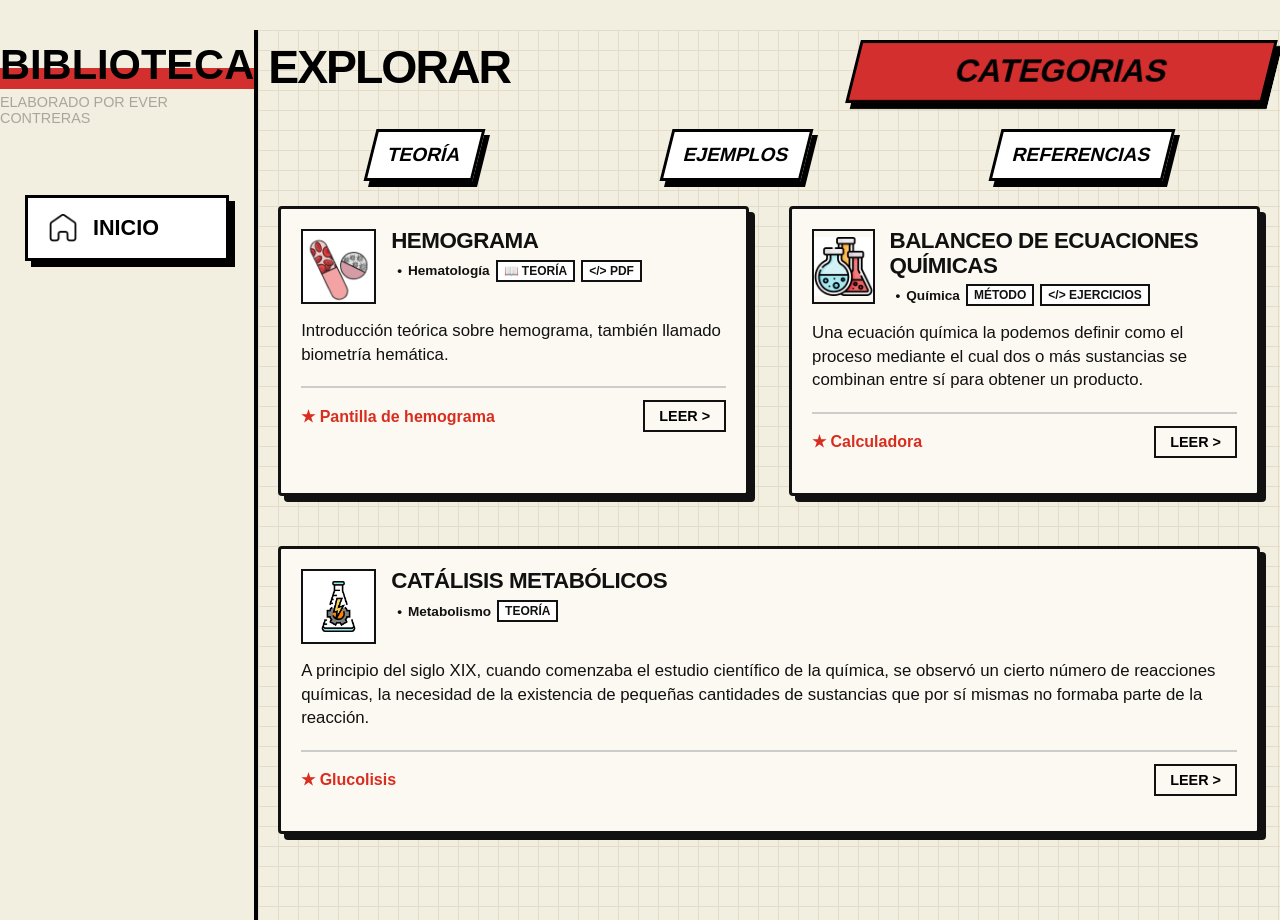
<file: index.html>
<!DOCTYPE html>
<html lang="es">
<head>
    <meta charset="UTF-8">
    <meta name="viewport" content="width=device-width, initial-scale=1.0">
    <title>Biblioteca</title>
    <link rel="stylesheet" href="css/index.css">
</head>
<body>
    <div class="grid">
        <header class="header">
            <h1 class="titulo">Biblioteca</h1>
            <p>Elaborado por Ever Contreras</p>
        </header>
        <nav class="aside">
            <div class="navegacion-inicial">
                <button type="button" class="nav-inicial" onclick="window.location.href='index.html'">
                    <img src="imagenes/logo-inicio.png" alt="inicio">
                    <h2>Inicio</h2>
                </button>

                 <!--<button type="button" class="nav-inicial">
                    <img src="imagenes/logo-tema.png" alt="inicio">
                    <h2>Temas</h2>
                </button>
                <button type="button" class="nav-inicial">
                    <img src="imagenes/logo-recurso.png" alt="inicio">
                    <h2>Recursos</h2>
                </button> -->
            </div>
            <!--<div class="usuario">
                <img src="imagenes/logo-usuario.png" alt="inicio">
                <h2>Usuario</h2>
                <p>Lorem ipsum dolor sit amet.</p>
            </div> -->
        </nav>

        <nav class="navegacion-temas">
            <div class="lista">
                <h2>Explorar</h2>
                <button type="button" class="botonlista"id="categorias">Categorias</button>
            </div>
            <div class="nav-temas">
                <!-- <button type="button" class="navmain">Todos</button> -->
                <button type="button" class="navmain">Teoría</button>
                <!-- <button type="button" class="navmain">Prácticas</button> -->
                <button type="button" class="navmain" onclick="window.location.href='ejemplos.html'">Ejemplos</button>
                <button type="button" class="navmain" onclick="window.location.href='referencias.html'">Referencias</button>
            </div>
        </nav>

        <main class="main">
            <!--Contenido main-->
            <article class="contenido1">
                <div class="tarjeta-superior">
                    <div class="tarjeta-icono">
                        <img src="imagenes/logo-hemograma.jpg" alt="logo hemograma">
                    </div>
                    <div class="tarjeta-textos">
                        <h2>Hemograma</h2>
                        <div class="tarjeta-meta">
                            <span></span> • <span>Hematología</span>
                            <span class="etiqueta custom">📖 TEORÍA</span>
                            <span class="etiqueta codigo">&lt;/&gt; PDF</span>
                        </div>
                    </div>
                </div>
                <p class="tarjeta-descripcion">
                    Introducción teórica sobre hemograma, también llamado biometría hemática.
                </p>
                <div class="tarjeta-inferior">
                    <div class="tarjeta-stats">
                        <span>★ Pantilla de hemograma</span>
                        <span></span>
                    </div>
                    <button type="button" class="boton-leer" onclick="window.location.href='hemograma.html'">LEER &gt;</button>
                </div>
            </article>

            <article class="contenido2">
                <div class="tarjeta-superior">
                    <div class="tarjeta-icono">
                        <img src="imagenes/logo-ecuacion.jpg" alt="logo balanceo">
                    </div>
                    <div class="tarjeta-textos">
                        <h2>Balanceo de Ecuaciones Químicas</h2>
                        <div class="tarjeta-meta">
                            <span></span> • <span>Química</span>
                            <span class="etiqueta custom">MÉTODO</span>
                            <span class="etiqueta codigo">&lt;/&gt; EJERCICIOS</span>
                        </div>
                    </div>
                </div>
                <p class="tarjeta-descripcion">
                    Una ecuación química la podemos definir como el proceso mediante el cual dos o más sustancias se combinan entre sí para obtener un producto.
                </p>
                <div class="tarjeta-inferior">
                    <div class="tarjeta-stats">
                        <span>★ Calculadora</span>
                        <span></span>
                    </div>
                    <button type="button" class="boton-leer" onclick="window.location.href='balanceo.html'">LEER &gt;</button>
                </div>
            </article>

            <article class="contenido3">
                <div class="tarjeta-superior">
                    <div class="tarjeta-icono">
                        <img src="imagenes/logo-catalísis.jpg" alt="logo catalisis">
                    </div>
                    <div class="tarjeta-textos">
                        <h2>Catálisis Metabólicos</h2>
                        <div class="tarjeta-meta">
                            <span></span> • <span>Metabolismo</span>
                            <span class="etiqueta custom">TEORÍA</span>
                        </div>
                    </div>
                </div>
                <p class="tarjeta-descripcion">
                    A principio del siglo XIX, cuando comenzaba el estudio científico de la química, se observó un cierto número de reacciones químicas, la necesidad de la existencia de pequeñas cantidades de sustancias que por sí mismas no formaba parte de la reacción.
                </p>
                <div class="tarjeta-inferior">
                    <div class="tarjeta-stats">
                        <span>★ Glucolisis</span>
                        <span></span>
                    </div>
                    <button type="button" class="boton-leer" onclick="window.location.href='glucolisis.html'">LEER &gt;</button>
                </div>
            </article>

            <!-- <article class="contenido4">
                <div class="tarjeta-superior">
                    <div class="tarjeta-icono">
                        <img src="imagenes/logo-web.jpg" alt="logo desarrollo web">
                    </div>
                    <div class="tarjeta-textos">
                        <h2>Desarrollo Web</h2>
                        <div class="tarjeta-meta">
                            <span></span> • <span>Programación</span>
                            <span class="etiqueta custom">FRONTEND</span>
                            <span class="etiqueta codigo">&lt;/&gt; BACKEND</span>
                        </div>
                    </div>
                </div>
                <p class="tarjeta-descripcion">
                    El desarrollo de webs se conforma de la capa de presentación FrontEnd y una capa de acceso de datos BackEnd.
                </p>
                <div class="tarjeta-inferior">
                    <div class="tarjeta-stats">
                        <span>★ JavaScript</span>
                        <span></span>
                    </div>
                    <button type="button" class="boton-leer">LEER &gt;</button>
                </div>
            </article> -->

            <!-- <article class="tarjeta">
                <div class="tarjeta-superior">
                    <div class="tarjeta-icono">
                        <img src="imagenes/logo-leucocito.jpg" alt="logo leucocitos">
                    </div>
                    <div class="tarjeta-textos">
                        <h2>Leucocitos</h2>
                        <div class="tarjeta-meta">
                            <span></span> • <span>Serie Blanca</span>
                            <span class="etiqueta custom">MORFOLOGÍA</span>
                        </div>
                    </div>
                </div>
                <p class="tarjeta-descripcion">
                    Estudio de los glóbulos blancos, su función principal en el sistema inmunitario y sus variaciones en distintas patologías.
                </p>
                <div class="tarjeta-inferior">
                    <div class="tarjeta-stats">
                        <span></span>
                        <span></span>
                    </div>
                    <button type="button" class="boton-leer">LEER &gt;</button>
                </div>
            </article> -->

        </main>
        <footer class="footer"></footer>
    </div>
</body>
</html>
</file>
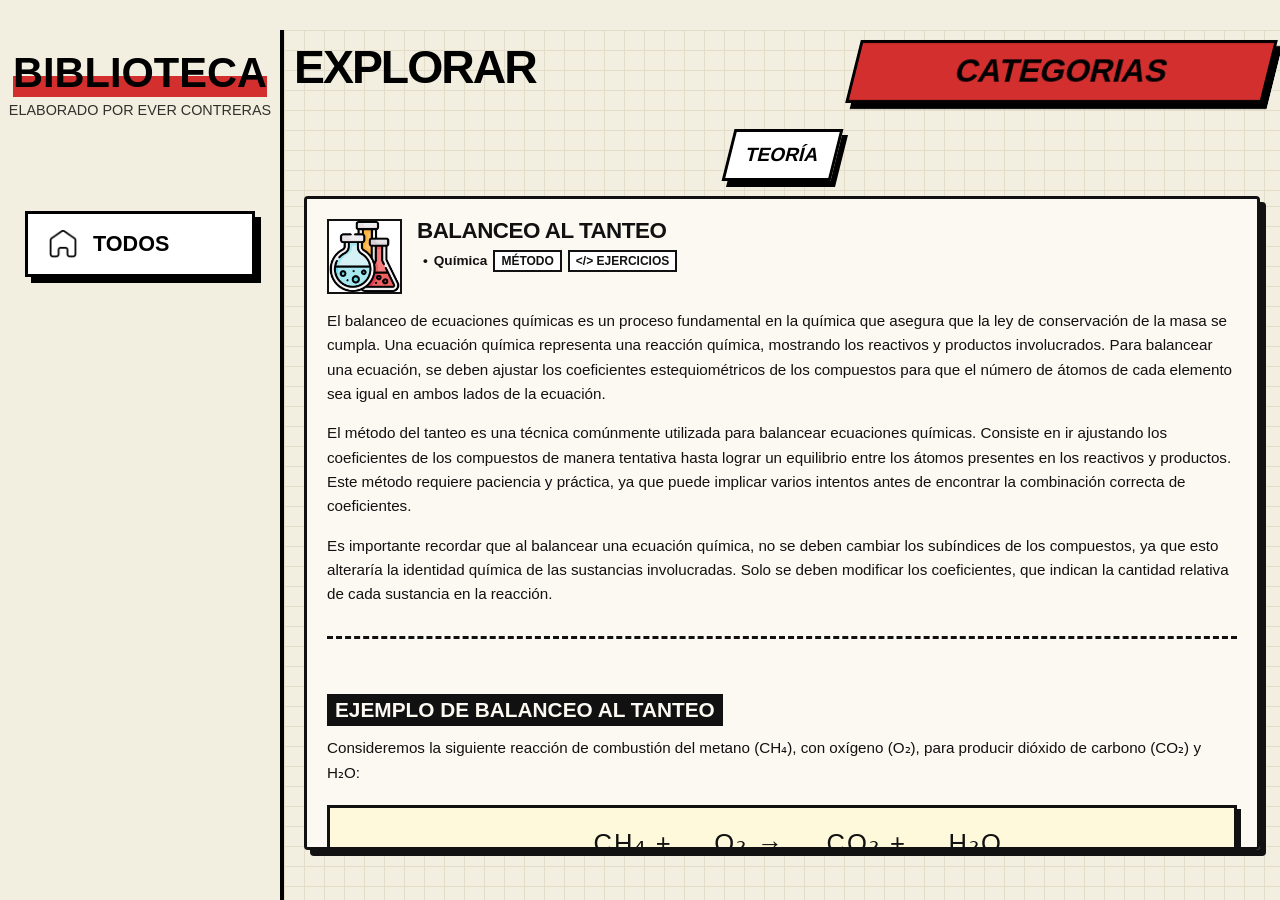
<file: balanceo.html>
<!DOCTYPE html>
<html lang="es">
<head>
    <meta charset="UTF-8">
    <meta name="viewport" content="width=device-width, initial-scale=1.0">
    <title>Biblioteca</title>
    <link rel="stylesheet" href="css/balanceo.css">
</head>
<body>
    <div class="grid">
        <header class="header">
            <h1 class="titulo">Biblioteca</h1>
            <p>Elaborado por Ever Contreras</p>
        </header>
        <nav class="aside">
            <div class="navegacion-inicial">
                <button type="button" class="nav-inicial" onclick="window.location.href='index.html'">
                    <img src="imagenes/logo-inicio.png" alt="inicio">
                    <h2>Todos</h2>
                </button>
                <!-- <button type="button" class="nav-inicial">
                    <img src="imagenes/logo-tema.png" alt="inicio">
                    <h2>Temas</h2>
                </button>
                <button type="button" class="nav-inicial">
                    <img src="imagenes/logo-recurso.png" alt="inicio">
                    <h2>Recursos</h2>
                </button> -->
            </div>
            <!-- <div class="usuario">
                <img src="imagenes/logo-usuario.png" alt="inicio">
                <h2>Usuario</h2>
                <p>Lorem ipsum dolor sit amet.</p>
            </div> -->
        </nav>
        <nav class="navegacion-temas">
            <div class="lista">
                <h2>Explorar</h2>
                <button type="button" class="botonlista"id="categorias">Categorias</button>
            </div>
            <div class="nav-temas">
                <!-- <button type="button" class="navmain" onclick="window.location.href='balanceo.html'">Inicio</button> -->
                <button type="button" class="navmain" onclick="window.location.href='balanceo.html'">Teoría</button>
                <!-- <button type="button" class="navmain">Prácticas</button> -->
                <!-- <button type="button" class="navmain" onclick="window.location.href='ejemplos.html'">Ejemplos</button> -->
                <!-- <button type="button" class="navmain" onclick="window.location.href='referencias.html'">Referencias</button> -->
            </div>
        </nav>
        <main class="main">
            <!--Contenido main-->
            <article class="contenido1">
                <!-- Cabecera de la tarjeta -->
                <div class="tarjeta-superior">
                    <div class="tarjeta-icono">
                        <img src="imagenes/logo-ecuacion.jpg" alt="logo balanceo">
                    </div>
                    <div class="tarjeta-textos">
                        <h2>Balanceo al Tanteo</h2>
                        <div class="tarjeta-meta">
                            <span></span> • <span>Química</span>
                            <span class="etiqueta custom">MÉTODO</span>
                            <span class="etiqueta codigo">&lt;/&gt; EJERCICIOS</span>
                        </div>
                    </div>
                </div>

                <!-- Contenido interno de la tarjeta -->
                <div class="tarjeta-contenido-interno">
                    
                    <p class="tarjeta-descripcion">
                        El balanceo de ecuaciones químicas es un proceso fundamental en la química que asegura que la ley de conservación de la masa se cumpla. Una ecuación química representa una reacción química, mostrando los reactivos y productos involucrados. Para balancear una ecuación, se deben ajustar los coeficientes estequiométricos de los compuestos para que el número de átomos de cada elemento sea igual en ambos lados de la ecuación.
                    </p>
                    <p>
                        El método del tanteo es una técnica comúnmente utilizada para balancear ecuaciones químicas. Consiste en ir ajustando los coeficientes de los compuestos de manera tentativa hasta lograr un equilibrio entre los átomos presentes en los reactivos y productos. Este método requiere paciencia y práctica, ya que puede implicar varios intentos antes de encontrar la combinación correcta de coeficientes.
                    </p>
                    <p>
                        Es importante recordar que al balancear una ecuación química, no se deben cambiar los subíndices de los compuestos, ya que esto alteraría la identidad química de las sustancias involucradas. Solo se deben modificar los coeficientes, que indican la cantidad relativa de cada sustancia en la reacción.
                    </p>

                    <hr class="divisor-neo">

                    <h3>Ejemplo de balanceo al tanteo</h3>
                    <p>Consideremos la siguiente reacción de combustión del metano (CH₄), con oxígeno (O₂), para producir dióxido de carbono (CO₂) y H₂O:</p>
                    
                    <div class="caja-ejemplo-ecuacion">
                        __CH₄ + __O₂ → __CO₂ + __H₂O
                    </div>
                    
                    <p>Para balancearla, seguimos los siguientes pasos:</p>
                    <ol class="lista-neo">
                        <li>Balanceamos primeramente los Metales, luego los no metales y por último los gases.</li>
                        <li>Podemos observar que del lado izquierdo tenemos dos átomos de hidrógeno en los productos y cuatro átomos de hidrógeno en los reactivos, por lo tanto modificamos el coeficiente del H₂O para que sea igual al de los reactivos.</li>
                        <li>Ahora que ya están balanceados los átomos de hidrógeno, procedemos a balancear los átomos de oxígeno, en este caso en los productos tenemos cuatro átomos de oxígeno y en los reactivos tenemos dos átomos de oxígeno, por lo tanto modificamos el coeficiente del O₂ para que sea igual al de los productos.</li>
                    </ol>
                    
                    <p>El resultado balanceado sería:</p>
                    <div class="caja-ejemplo-ecuacion exitoso">
                        CH₄ + 2O₂ → CO₂ + 2H₂O
                    </div>

                    <div class="contenedor-boton-plantilla" style="margin-top: 30px;">
                        <a href="ejercicio-balanceo.html" class="boton-plantilla">Ejercicios de práctica al tanteo</a>
                    </div>

                </div>
            </article>
        </main>
        <footer class="footer"></footer>
    </div>
</body>
</html>
</file>
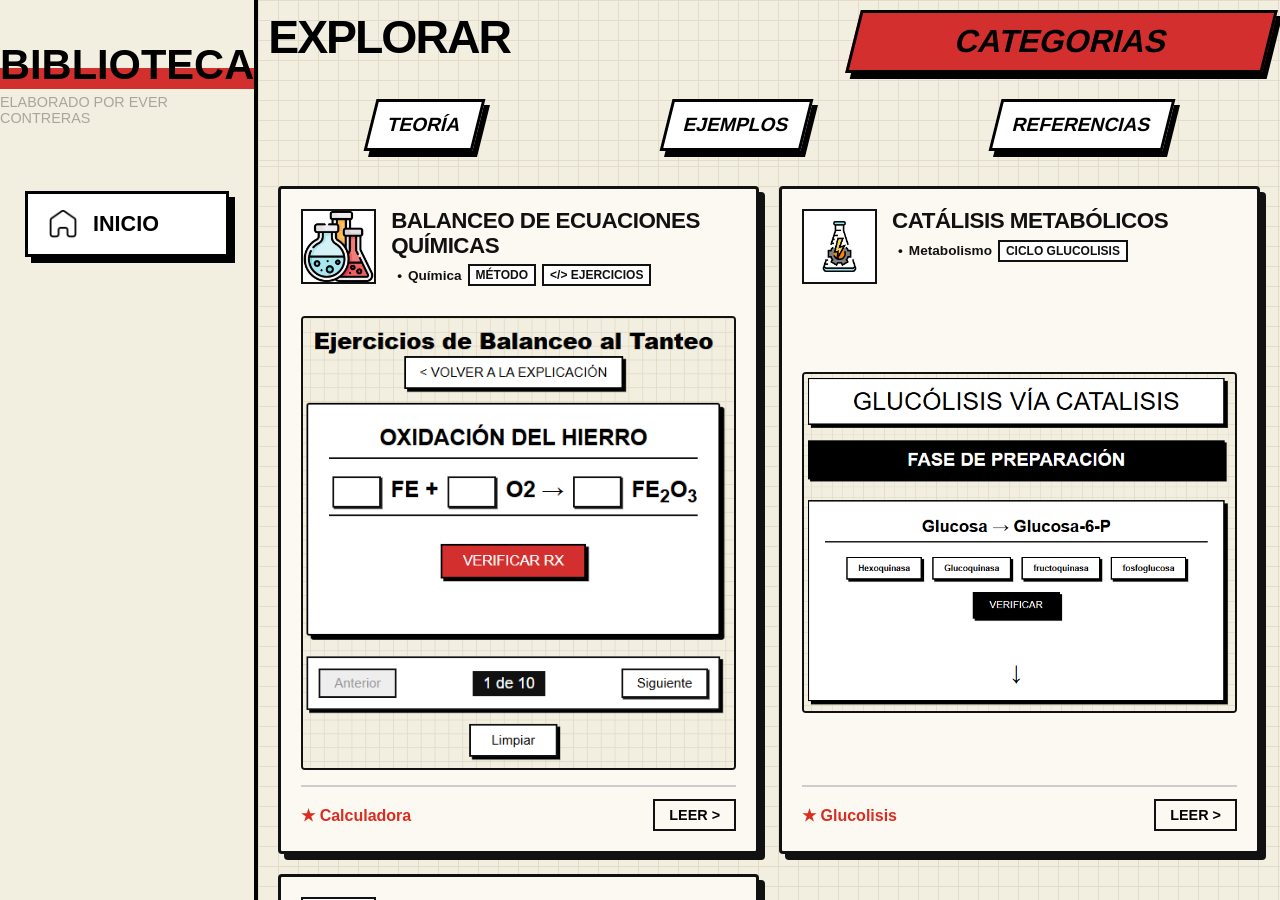
<file: ejemplos.html>
<!DOCTYPE html>
<html lang="es">
<head>
    <meta charset="UTF-8">
    <meta name="viewport" content="width=device-width, initial-scale=1.0">
    <title>Ejemplos Practicos</title>
    <link rel="stylesheet" href="css/ejemplos.css">
</head>
<body>
    <div class="grid">
        <header class="header">
            <h1 class="titulo">Biblioteca</h1>
            <p>Elaborado por Ever Contreras</p>
        </header>
        <nav class="aside">
            <div class="navegacion-inicial">
                <button type="button" class="nav-inicial" onclick="window.location.href='index.html'">
                    <img src="imagenes/logo-inicio.png" alt="inicio">
                    <h2>Inicio</h2>
                </button>

                 <!--<button type="button" class="nav-inicial">
                    <img src="imagenes/logo-tema.png" alt="inicio">
                    <h2>Temas</h2>
                </button>
                <button type="button" class="nav-inicial">
                    <img src="imagenes/logo-recurso.png" alt="inicio">
                    <h2>Recursos</h2>
                </button> -->
            </div>
            <!--<div class="usuario">
                <img src="imagenes/logo-usuario.png" alt="inicio">
                <h2>Usuario</h2>
                <p>Lorem ipsum dolor sit amet.</p>
            </div> -->
        </nav>

        <nav class="navegacion-temas">
            <div class="lista">
                <h2>Explorar</h2>
                <button type="button" class="botonlista"id="categorias">Categorias</button>
            </div>
            <div class="nav-temas">
                <!-- <button type="button" class="navmain">Todos</button> -->
                <button type="button" class="navmain" onclick="window.location.href='index.html'">Teoría</button>
                <!-- <button type="button" class="navmain">Prácticas</button> -->
                <button type="button" class="navmain" onclick="window.location.href='ejemplo.html'">Ejemplos</button>
                <button type="button" class="navmain" onclick="window.location.href='referencias.html'">Referencias</button>
            </div>
        </nav>

        <main class="main">
            <!--Contenido main-->
            <!-- <article class="contenido1">
                <div class="tarjeta-superior">
                    <div class="tarjeta-icono">
                        <img src="imagenes/logo-hemograma.jpg" alt="logo hemograma">
                    </div>
                    <div class="tarjeta-textos">
                        <h2>Hemograma</h2>
                        <div class="tarjeta-meta">
                            <span></span> • <span>Hematología</span>
                            <span class="etiqueta custom">📖 TEORÍA</span>
                            <span class="etiqueta codigo">&lt;/&gt; PDF</span>
                        </div>
                    </div>
                </div>
                <p class="tarjeta-descripcion">
                    Introducción teórica sobre hemograma, también llamado biometría hemática.
                </p>
                <div class="tarjeta-inferior">
                    <div class="tarjeta-stats">
                        <span>★ Pantilla de hemograma</span>
                        <span></span>
                    </div>
                    <button type="button" class="boton-leer" onclick="window.location.href='hemograma.html'">LEER &gt;</button>
                </div>
            </article> -->

            <article class="contenido2">
                <div class="tarjeta-superior">
                    <div class="tarjeta-icono">
                        <img src="imagenes/logo-ecuacion.jpg" alt="logo balanceo">
                    </div>
                    <div class="tarjeta-textos">
                        <h2>Balanceo de Ecuaciones Químicas</h2>
                        <div class="tarjeta-meta">
                            <span></span> • <span>Química</span>
                            <span class="etiqueta custom">MÉTODO</span>
                            <span class="etiqueta codigo">&lt;/&gt; EJERCICIOS</span>
                        </div>
                    </div>
                </div>
                <!-- <p class="tarjeta-descripcion">
                    Una ecuación química la podemos definir como el proceso mediante el cual dos o más sustancias se combinan entre sí para obtener un producto.
                </p> -->

                <div class="ciclo-img">
                    <img src="imagenes/ecuación.png" alt="Ecuación">
                </div>

                <div class="tarjeta-inferior">
                    <div class="tarjeta-stats">
                        <span>★ Calculadora</span>
                        <span></span>
                    </div>
                    <button type="button" class="boton-leer" onclick="window.location.href='ejercicio-balanceo.html'">LEER &gt;</button>
                </div>
            </article>

            <article class="contenido3">
                <div class="tarjeta-superior">
                    <div class="tarjeta-icono">
                        <img src="imagenes/logo-catalísis.jpg" alt="logo catalisis">
                    </div>
                    <div class="tarjeta-textos">
                        <h2>Catálisis Metabólicos</h2>
                        <div class="tarjeta-meta">
                            <span></span> • <span>Metabolismo</span>
                            <span class="etiqueta custom">Ciclo Glucolisis</span>
                        </div>
                    </div>
                </div>
                <!-- <p class="tarjeta-descripcion">
                    A principio del siglo XIX, cuando comenzaba el estudio científico de la química, se observó un cierto número de reacciones químicas, la necesidad de la existencia de pequeñas cantidades de sustancias que por sí mismas no formaba parte de la reacción.
                </p> -->

                <div class="ciclo-img">
                    <img src="imagenes/glucolisis.png" alt="ciclo de glucolisis">
                </div>
                <div class="tarjeta-inferior">
                    <div class="tarjeta-stats">
                        <span>★ Glucolisis</span>
                        <span></span>
                    </div>
                    <button type="button" class="boton-leer" onclick="window.location.href='glucolisis.html'">LEER &gt;</button>
                </div>
            </article>

            <article class="contenido4">
                <div class="tarjeta-superior">
                    <div class="tarjeta-icono">
                        <img src="imagenes/logo-web.jpg" alt="logo desarrollo web">
                    </div>
                    <div class="tarjeta-textos">
                        <h2>Hemograma</h2>
                        <!-- <div class="tarjeta-meta">
                            <span></span> • <span>Programación</span>
                            <span class="etiqueta custom">FRONTEND</span>
                            <span class="etiqueta codigo">&lt;/&gt; BACKEND</span>
                        </div> -->
                    </div>
                </div>
                <!-- <p class="tarjeta-descripcion">
                    El desarrollo de webs se conforma de la capa de presentación FrontEnd y una capa de acceso de datos BackEnd.
                </p> -->

                <div class="ciclo-img">
                    <img src="imagenes/hemato.png" alt="ciclo de glucolisis">
                </div>

                <div class="tarjeta-inferior">
                    <div class="tarjeta-stats">
                        <span>★ Hemograma</span>
                        <span></span>
                    </div>

                    <button type="button" class="boton-leer" onclick="window.location.href='plantilla.html'">LEER &gt;</button>
                </div>
            </article>

            <!-- <article class="tarjeta">
                <div class="tarjeta-superior">
                    <div class="tarjeta-icono">
                        <img src="imagenes/logo-leucocito.jpg" alt="logo leucocitos">
                    </div>
                    <div class="tarjeta-textos">
                        <h2>Leucocitos</h2>
                        <div class="tarjeta-meta">
                            <span></span> • <span>Serie Blanca</span>
                            <span class="etiqueta custom">MORFOLOGÍA</span>
                        </div>
                    </div>
                </div>
                <p class="tarjeta-descripcion">
                    Estudio de los glóbulos blancos, su función principal en el sistema inmunitario y sus variaciones en distintas patologías.
                </p>
                <div class="tarjeta-inferior">
                    <div class="tarjeta-stats">
                        <span></span>
                        <span></span>
                    </div>
                    <button type="button" class="boton-leer">LEER &gt;</button>
                </div>
            </article> -->

        </main>
        <footer class="footer"></footer>
    </div>
</body>
</html>
</file>
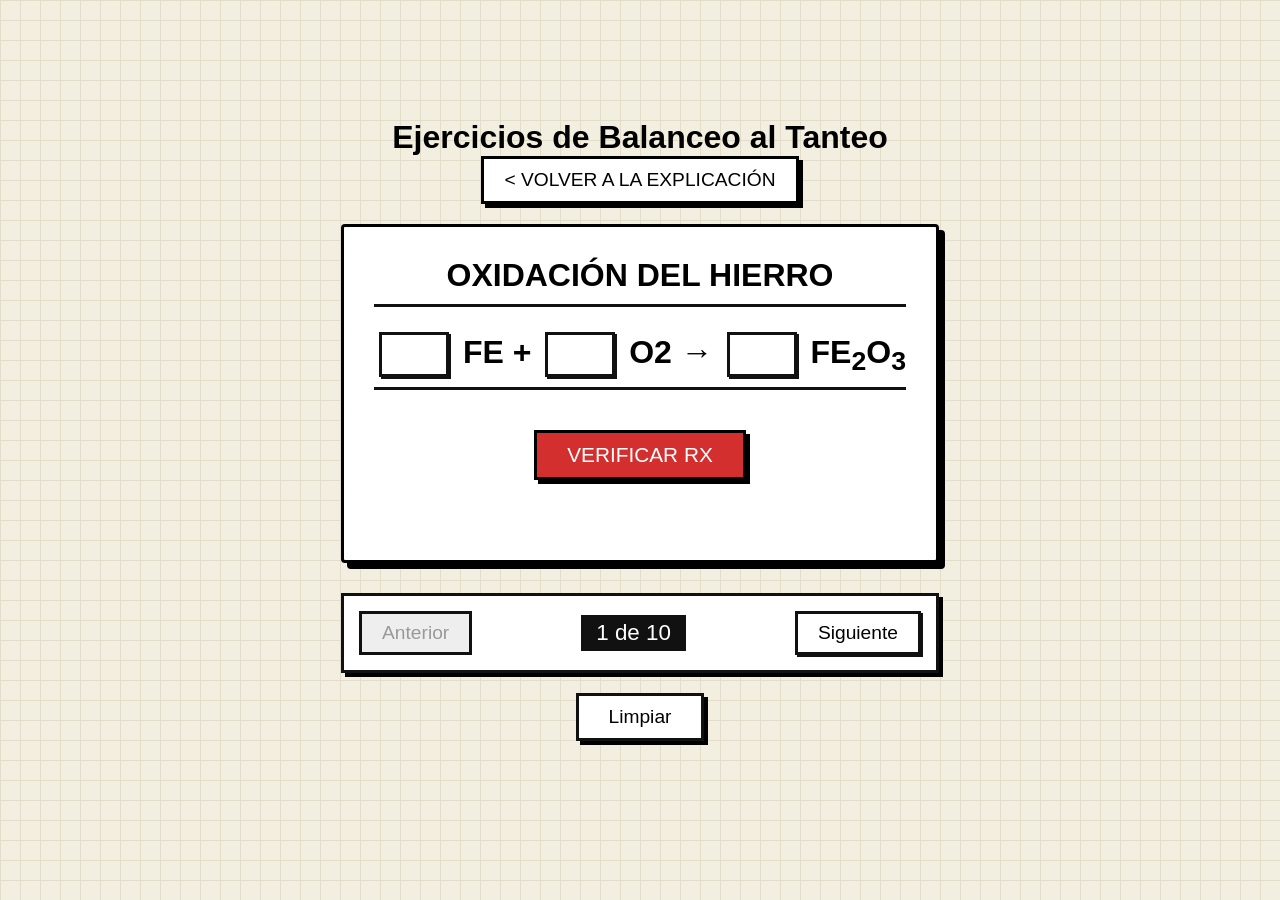
<file: ejercicio-balanceo.html>
<!DOCTYPE html>
<html lang="es">
<head>
    <meta charset="UTF-8">
    <meta name="viewport" content="width=device-width, initial-scale=1.0">
    <title>Ejercicios de Balanceo al Tanteo</title>
    <link rel="stylesheet" href="css/estiloE.css">
</head>
<body>
    <header>
        <h1><strong>Ejercicios de Balanceo al Tanteo</strong></h1>
    </header>
    <!-- Enlace para volver -->
    <div class="contenedor-volver">
        <a href="balanceo.html" class="boton-volver">&lt; Volver a la explicación</a>
    </div>
    
    <main>
        <div class="ejercicioContenedor">

            <form id="formulario-balanceo"> 
                <div class="tarjeta-ejercicio activa">
                    <h2>Oxidación del Hierro</h2>
                    <div class="Formula1">
                    <h2>
                       <input type="number" id="coeficiente1" name="coeficiente1" min="0"> Fe +
                       <input type="number" id="coeficiente2" name="coeficiente2" min="0"> O2 → 
                       <input type="number" id="coeficiente3" name="coeficiente3" min="0"> Fe<sub>2</sub>O<sub>3</sub>
                    </h2>
                    <button type="button" id="verificar">Verificar Rx</button><br>
                    <div id="resultado"></div>
                </div>
                </div>

                <div class="tarjeta-ejercicio">
                    <h2>Formación de Agua</h2>
                    <div class="Formula2">
                    <h2>
                        <input type="number" id="coeficiente4" name="coeficiente4" min="0"> H<sub>2</sub>+
                        <input type="number" id="coeficiente5" name="coeficiente5" min="0"> O<sub>2</sub> ↔
                        <input type="number" id="coeficiente6" name="coeficiente6" min="0"> H<sub>2</sub>O
                    </h2>
                    <button type="button" id="verificar2">Verificar Rx</button><br>
                    <div id="resultado2"></div>
                </div>
                </div>                
                    
                <div class="tarjeta-ejercicio">
                    <h2>Reacción de Cinc y Ácido Clorhídrico</h2>
                    <div class="Formula3">
                    <h2>
                        <input type="number" id="coeficiente7", name="coeficiente7", min="0">Zn +
                        <input type="number", id="coeficiente8", name="coeficiente8", min="0">HCl → 
                        <input type="number", id="coeficiente9", name="coeficiente9", min="0">ZnCl<sub>2</sub> +
                        <input type="number", id="coeficiente10", name="coeficiente10", min="0">H<sub>2</sub>
                    </h2>
                    <button type="button", id="verificar3">Verificar Rx</button><br>
                    <div id="resultado3"></div>
                </div>
                </div>

                <div class="tarjeta-ejercicio">
                    <h2></h2>
                    <div class="Formula4">
                        <h2>
                            <input type="number" id="coeficiente11" name="coeficiente11" min="0">HCL +
                            <input type="number" id="coeficiente12" name="coeficiente12" min="0">Ca(OH)<sub>2</sub> → 
                            <input type="number" id="coeficiente13" name="coeficiente13" min="0">CaCl<sub>2</sub> +
                            <input type="number" id="coeficiente14" name="coeficiente14" min="0">H<sub>2</sub>O
                        </h2>
                        <button type="button" id="verificar4">Verificar Rx</button><br>
                        <div id="resultado4"></div>
                    </div>
                </div>

                <div class="tarjeta-ejercicio">
                    <h2></h2>
                    <div class="Formula5">
                        <h2>
                            <input type="number" id="coeficiente15" name="coeficiente15" min="0">Al<sub>2</sub>O<sub>3</sub> +
                            <input type="number" id="coeficiente16" name="coeficiente16" min="0">H<sub>2</sub>SO<sub>4</sub> → 
                            <input type="number" id="coeficiente17" name="coeficiente17" min="0">Al<sub>2</sub>(SO<sub>4</sub>)<sub>3</sub> +
                            <input type="number" id="coeficiente18" name="coeficiente18" min="0"> H<sub>2</sub>O
                        </h2>
                        <button type="button" id="verificar5">Verificar Rx</button>
                        <div id="resultado5"></div>
                    </div>
                </div>
                
                <div class="tarjeta-ejercicio">
                    <h2></h2>
                    <div class="Formula6">
                        <h2>
                        <input type="number" id="coeficiente19" name="coeficiente19" min="0">P +
                        <input type="number" id="coeficiente20" name="coeficiente20" min="0">O<sub>2</sub> → 
                        <input type="number" id="coeficiente21" name="coeficiente21" min="0">P<sub>2</sub>O<sub>3</sub>
                        </h2>
                        <button type="button" id="verificar6">Verificar Rx</button>
                        <div id="resultado6"></div>
                    </div>
                </div>

                <div class="tarjeta-ejercicio">
                    <h2></h2>
                    <div class="Formula7">
                        <h2>
                            <input type="number" id="coeficiente22" name="coeficiente22" min="0">Na +
                            <input type="number" id="coeficiente23" name="coeficiente23" min="0">H<sub>2</sub>O →
                            <input type="number" id="coeficiente24" name="coeficiente24" min="0">NaOH +
                            <input type="number" id="coeficiente25" min="0"> H<sub>2</sub> 
                        </h2>
                        <button type="buttone" id="verificar7">Verificar Rx</button>
                        <div id="resultado7"></div>
                    </div>
                </div>

                <div class="tarjeta-ejercicio">
                    <h2></h2>
                    <div class="Formula8">
                        <h2>
                            <input type="number" id="coeficiente26" name="coeficiente26" min="0">KClO<sub>3</sub> →
                            <input type="number" id="coeficiente27" name="coeficiente27" min="0"> KCl +
                            <input type="number" id="coeficiente28" name="coeficiente28" min="0">O<sub>2</sub>
                        </h2>
                        <button type="button" id="verificar8">Verificar Rx</button>
                        <div id="resultado8"></div>
                    </div>
                </div>

                <div class="tarjeta-ejercicio">
                    <h2></h2>
                    <div class="Formula9">
                        <h2>
                            <input type="number" id="coeficiente29" name="coeficiente29" min="0">Fe +
                            <input type="number" id="coeficiente30" name="coeficiente30" min="0">HCL →
                            <input type="number" id="coeficiente31" name="coeficiente31" min="0">FeCl<sub>3</sub> +
                            <input type="number" id="coeficiente32" name="coeficiente32" min="0">H<sub>2</sub>
                        </h2>
                        <button type="button" id="verificar9">Verificar Rx</button>
                        <div id="resultado9"></div>
                    </div>
                </div>

                <div class="tarjeta-ejercicio">
                    <h2></h2>
                    <div class="Formula10">
                        <h2>
                            <input type="number" id="coeficiente33" name="coeficiente33" min="0">NaOH +
                            <input type="number" id="coeficiente34" name="coeficiente34" min="0">CuCl<sub>2</sub> →
                            <input type="number" id="coeficiente35" name="coeficiente35" min="0">Cu(OH)<sub>2</sub> +
                            <input type="number" id="coeficiente36" name="coeficiente36" min="0">NaCl
                        </h2>
                        <button type="button" id="verificar10">Verificar Rx</button>
                        <div id="resultado10"></div>
                    </div>
                </div>


                <div class="navegación-tarjetas">
                    <button type="button", id="btn-anterior", name="btn-anterior">Anterior</button>
                    <span id="indicador-tarjeta">1 de 8</span>
                    <button type="button", id="btn-siguiente", name="btn-siguiente">Siguiente</button>
                </div>
                <div class="limpiar">
                    <button type="button" id="limpiar" name="limpiar">Limpiar</button>
                </div>

            </form>
        </div>
    </main>
<script  src="js/balanceo.js" defer></script>   
</body>
</html>
</file>
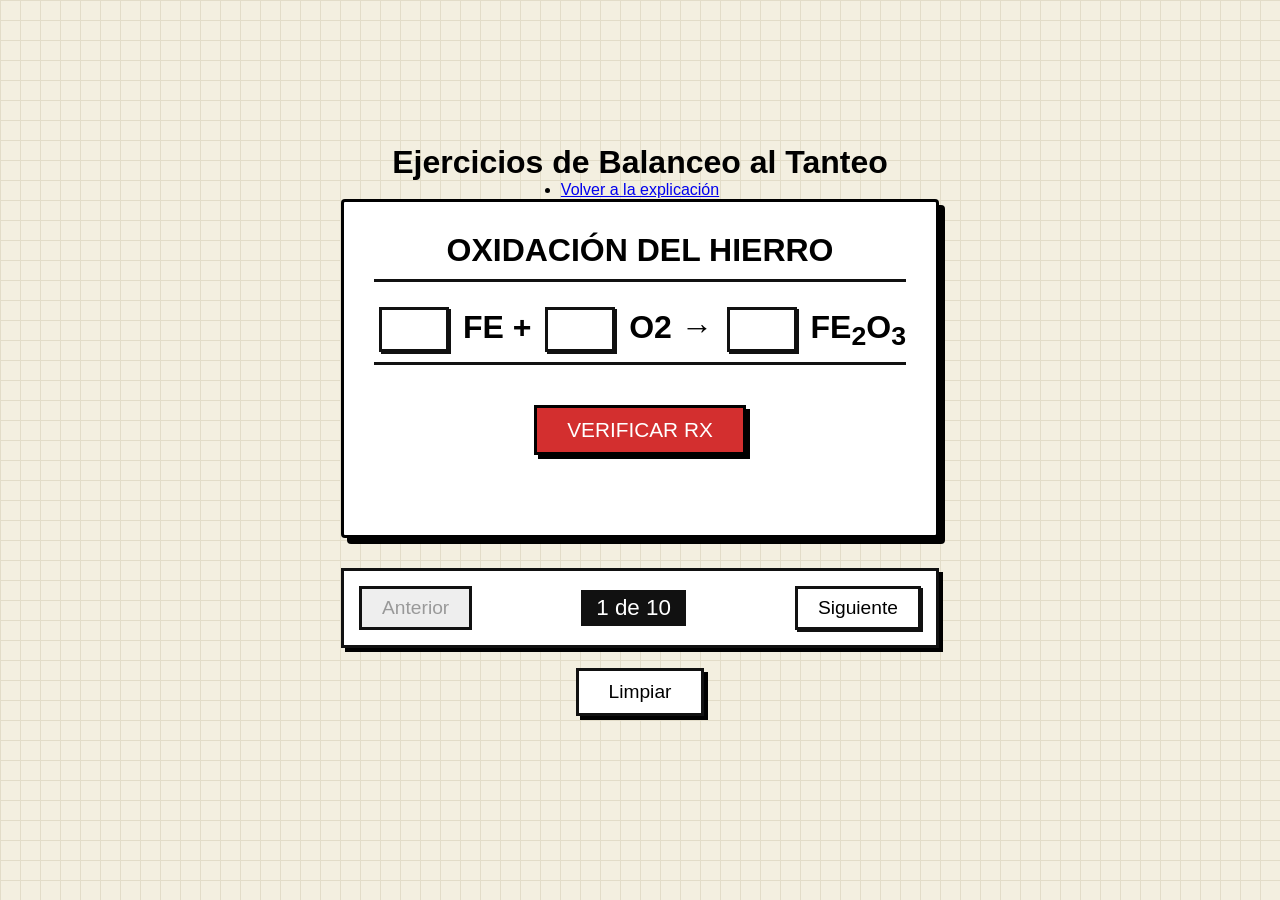
<file: Ejercicios-balanceo-al-tanteo.html>
<!DOCTYPE html>
<html lang="es">
<head>
    <meta charset="UTF-8">
    <meta name="viewport" content="width=device-width, initial-scale=1.0">
    <title>Ejercicios de Balanceo al Tanteo</title>
    <link rel="stylesheet" href="css/estiloE.css">
</head>
<body>
    <header>
        <h1><strong>Ejercicios de Balanceo al Tanteo</strong></h1>
    </header>
    <nav>
       <ul>
        <li><a href="Balanceo-al-tanteo.html">Volver a la explicación</a></li>
       </ul>
    </nav>
    <main>
        <div class="ejercicioContenedor">

            <form id="formulario-balanceo"> 
                <div class="tarjeta-ejercicio activa">
                    <h2>Oxidación del Hierro</h2>
                    <div class="Formula1">
                    <h2>
                       <input type="number" id="coeficiente1" name="coeficiente1" min="0"> Fe +
                       <input type="number" id="coeficiente2" name="coeficiente2" min="0"> O2 → 
                       <input type="number" id="coeficiente3" name="coeficiente3" min="0"> Fe<sub>2</sub>O<sub>3</sub>
                    </h2>
                    <button type="button" id="verificar">Verificar Rx</button><br>
                    <div id="resultado"></div>
                </div>
                </div>

                <div class="tarjeta-ejercicio">
                    <h2>Formación de Agua</h2>
                    <div class="Formula2">
                    <h2>
                        <input type="number" id="coeficiente4" name="coeficiente4" min="0"> H<sub>2</sub>+
                        <input type="number" id="coeficiente5" name="coeficiente5" min="0"> O<sub>2</sub> ↔
                        <input type="number" id="coeficiente6" name="coeficiente6" min="0"> H<sub>2</sub>O
                    </h2>
                    <button type="button" id="verificar2">Verificar Rx</button><br>
                    <div id="resultado2"></div>
                </div>
                </div>                
                    
                <div class="tarjeta-ejercicio">
                    <h2>Reacción de Cinc y Ácido Clorhídrico</h2>
                    <div class="Formula3">
                    <h2>
                        <input type="number" id="coeficiente7", name="coeficiente7", min="0">Zn +
                        <input type="number", id="coeficiente8", name="coeficiente8", min="0">HCl → 
                        <input type="number", id="coeficiente9", name="coeficiente9", min="0">ZnCl<sub>2</sub> +
                        <input type="number", id="coeficiente10", name="coeficiente10", min="0">H<sub>2</sub>
                    </h2>
                    <button type="button", id="verificar3">Verificar Rx</button><br>
                    <div id="resultado3"></div>
                </div>
                </div>

                <div class="tarjeta-ejercicio">
                    <h2></h2>
                    <div class="Formula4">
                        <h2>
                            <input type="number" id="coeficiente11" name="coeficiente11" min="0">HCL +
                            <input type="number" id="coeficiente12" name="coeficiente12" min="0">Ca(OH)<sub>2</sub> → 
                            <input type="number" id="coeficiente13" name="coeficiente13" min="0">CaCl<sub>2</sub> +
                            <input type="number" id="coeficiente14" name="coeficiente14" min="0">H<sub>2</sub>O
                        </h2>
                        <button type="button" id="verificar4">Verificar Rx</button><br>
                        <div id="resultado4"></div>
                    </div>
                </div>

                <div class="tarjeta-ejercicio">
                    <h2></h2>
                    <div class="Formula5">
                        <h2>
                            <input type="number" id="coeficiente15" name="coeficiente15" min="0">Al<sub>2</sub>O<sub>3</sub> +
                            <input type="number" id="coeficiente16" name="coeficiente16" min="0">H<sub>2</sub>SO<sub>4</sub> → 
                            <input type="number" id="coeficiente17" name="coeficiente17" min="0">Al<sub>2</sub>(SO<sub>4</sub>)<sub>3</sub> +
                            <input type="number" id="coeficiente18" name="coeficiente18" min="0"> H<sub>2</sub>O
                        </h2>
                        <button type="button" id="verificar5">Verificar Rx</button>
                        <div id="resultado5"></div>
                    </div>
                </div>
                
                <div class="tarjeta-ejercicio">
                    <h2></h2>
                    <div class="Formula6">
                        <h2>
                        <input type="number" id="coeficiente19" name="coeficiente19" min="0">P +
                        <input type="number" id="coeficiente20" name="coeficiente20" min="0">O<sub>2</sub> → 
                        <input type="number" id="coeficiente21" name="coeficiente21" min="0">P<sub>2</sub>O<sub>3</sub>
                        </h2>
                        <button type="button" id="verificar6">Verificar Rx</button>
                        <div id="resultado6"></div>
                    </div>
                </div>

                <div class="tarjeta-ejercicio">
                    <h2></h2>
                    <div class="Formula7">
                        <h2>
                            <input type="number" id="coeficiente22" name="coeficiente22" min="0">Na +
                            <input type="number" id="coeficiente23" name="coeficiente23" min="0">H<sub>2</sub>O →
                            <input type="number" id="coeficiente24" name="coeficiente24" min="0">NaOH +
                            <input type="number" id="coeficiente25" min="0"> H<sub>2</sub> 
                        </h2>
                        <button type="buttone" id="verificar7">Verificar Rx</button>
                        <div id="resultado7"></div>
                    </div>
                </div>

                <div class="tarjeta-ejercicio">
                    <h2></h2>
                    <div class="Formula8">
                        <h2>
                            <input type="number" id="coeficiente26" name="coeficiente26" min="0">KClO<sub>3</sub> →
                            <input type="number" id="coeficiente27" name="coeficiente27" min="0"> KCl +
                            <input type="number" id="coeficiente28" name="coeficiente28" min="0">O<sub>2</sub>
                        </h2>
                        <button type="button" id="verificar8">Verificar Rx</button>
                        <div id="resultado8"></div>
                    </div>
                </div>

                <div class="tarjeta-ejercicio">
                    <h2></h2>
                    <div class="Formula9">
                        <h2>
                            <input type="number" id="coeficiente29" name="coeficiente29" min="0">Fe +
                            <input type="number" id="coeficiente30" name="coeficiente30" min="0">HCL →
                            <input type="number" id="coeficiente31" name="coeficiente31" min="0">FeCl<sub>3</sub> +
                            <input type="number" id="coeficiente32" name="coeficiente32" min="0">H<sub>2</sub>
                        </h2>
                        <button type="button" id="verificar9">Verificar Rx</button>
                        <div id="resultado9"></div>
                    </div>
                </div>

                <div class="tarjeta-ejercicio">
                    <h2></h2>
                    <div class="Formula10">
                        <h2>
                            <input type="number" id="coeficiente33" name="coeficiente33" min="0">NaOH +
                            <input type="number" id="coeficiente34" name="coeficiente34" min="0">CuCl<sub>2</sub> →
                            <input type="number" id="coeficiente35" name="coeficiente35" min="0">Cu(OH)<sub>2</sub> +
                            <input type="number" id="coeficiente36" name="coeficiente36" min="0">NaCl
                        </h2>
                        <button type="button" id="verificar10">Verificar Rx</button>
                        <div id="resultado10"></div>
                    </div>
                </div>


                <div class="navegación-tarjetas">
                    <button type="button", id="btn-anterior", name="btn-anterior">Anterior</button>
                    <span id="indicador-tarjeta">1 de 8</span>
                    <button type="button", id="btn-siguiente", name="btn-siguiente">Siguiente</button>
                </div>
                <div class="limpiar">
                    <button type="button" id="limpiar" name="limpiar">Limpiar</button>
                </div>

            </form>
        </div>
    </main>
<script  src="js/balanceo.js" defer></script>   
</body>
</html>
</file>
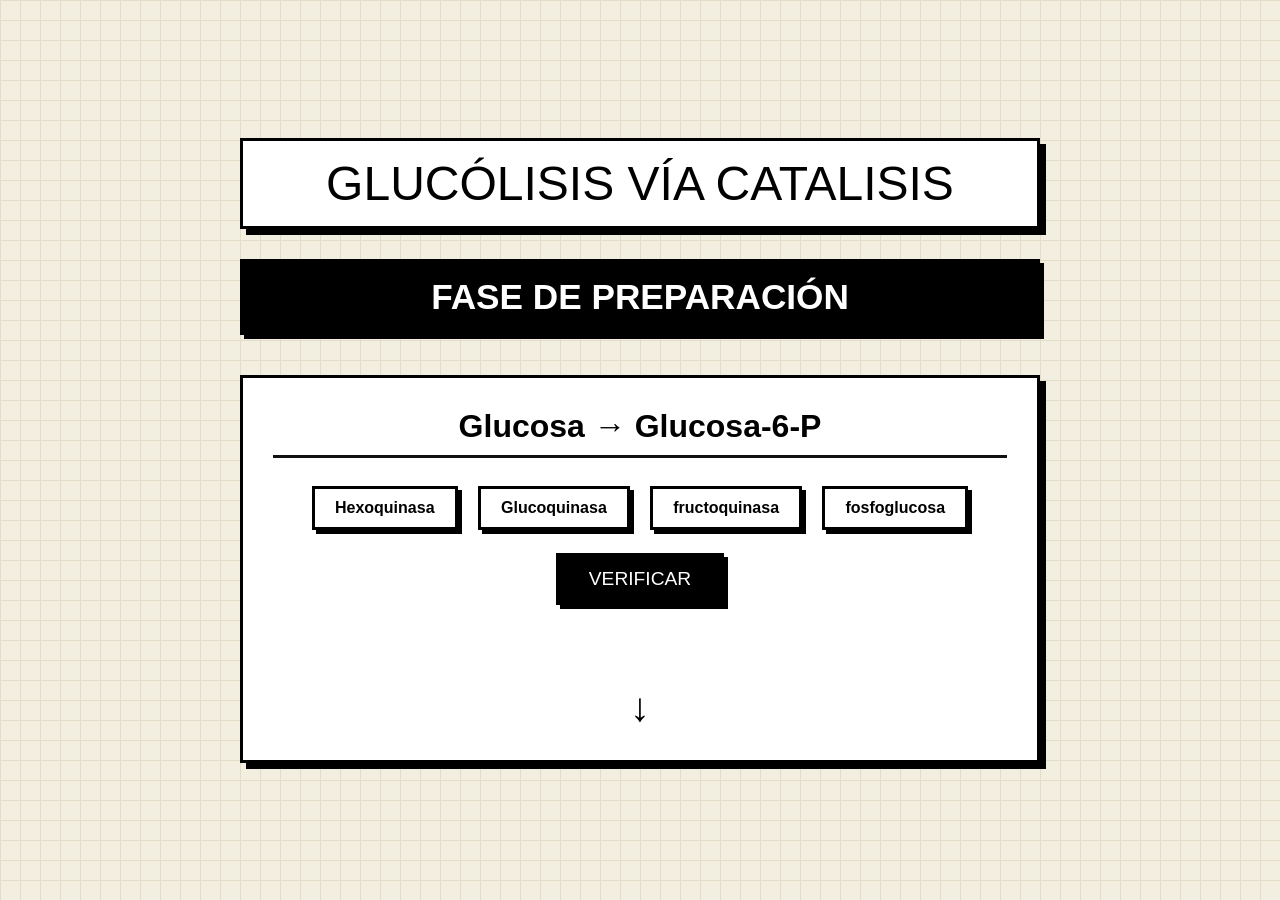
<file: glucolisis.html>
<!DOCTYPE html>
<html lang="es">
<head>
    <meta charset="UTF-8">
    <meta name="viewport" content="width=device-width, initial-scale=1.0">
    <title>Catalísis</title>
    <link rel="stylesheet" href="css/glucolisis.css">
</head>
<body>
    <header class="header">
        <a href="index.html">Glucólisis Vía Catalisis</a>
    </header>
    
    <main class="main">
        <h1>Fase de Preparación</h1>

        <article class="step" id="step-1" data-respuesta="Glucoquinasa"
        data-nota="Glucoquinasa cataliza la fosforilación de la glucosa en el carbono 6, utilizando una moéluca de ATP, siendo la primera reacción irreversible de la vía,con ayuda de un cofactor de Mg+2">
            <h2>Glucosa → Glucosa-6-P</h2>
            <div class="preguntas">
                <button type="button" class="pregunta">Hexoquinasa</button>
                <button type="button" class="pregunta">Glucoquinasa</button>
                <button type="button" class="pregunta">fructoquinasa</button>
                <button type="button" class="pregunta">fosfoglucosa</button>
            </div>
            <div class="validar">
                <button type="button" class="verificar">Verificar</button>
            </div>

            <div class="resultado"></div>
        </article>

        <article class="step step-oculto" id="step-2" data-respuesta="Fosfoglucosa isomerasa" data-nota="La GPI cataliza la isomerización reversible de la glucosa-6-P a fructosa-6-P, con la ayuda del cofactor Mg+2">
            <h2>Glucosa-6-P ↔ Fructosa-6-P</h2>
            <div class="preguntas">
                <button type="button" class="pregunta">Fosfoexosa isomerasa</button>
                <button type="button" class="pregunta">Enolasa</button>
                <button type="button" class="pregunta">Quimotripsina</button>
                <button type="button" class="pregunta">Fosfoglucosa isomerasa</button>
            </div>
            <div class="validar">
                <button type="button" class="verificar">Verificar</button>
            </div>

            <div class="resultado"></div>
        </article>

        <article class="step step-oculto" id="step-3" data-respuesta="Fosfofructosaquinasa-1" data-nota="La FFk-1 cataliza la fosforilación de la fructosa-6-P a fructosa-1,6-BiP gastando una segunda molécula de ATP, segunda reacción irreversible y constituye la enzima clave con mayor regulación alósterica de la glucolisis, con la ayuda del cofactor Mg+2">
            <h2>Fructosa-6-P → Fructosa-1,6-BiP</h2>
            <div class="preguntas">
                <button type="button" class="pregunta">Fosfofructosaquinasa-1</button>
                <button type="button" class="pregunta">Fosfofructosaquinasa-2</button>
                <button type="button" class="pregunta">Fosfoenolpiruvato</button>
                <button type="button" class="pregunta">Fosfoglicerato mutasa-2</button>
            </div>
            <div class="validar">
                <button type="button" class="verificar">Verificar</button>
            </div>

            <div class="resultado"></div>
        </article>

        <article class="step step-oculto" id="step-4" data-respuesta="Aldolasa" data-nota="La aldolasa cataliza el rompimiento reversible de la fructosa-1,6-BiP en dos triosas fosfatadas, con ayuda del cofacto Mg+2">
            <h2>Fructosa-1,6-BiP ↔ Gliceraldehído-3-P + Dihidroxiacetona-P</h2>
            <div class="preguntas">
                <button type="button" class="pregunta">Lactato deshidrogenasa</button>
                <button type="button" class="pregunta">Aldolasa</button>
                <button type="button" class="pregunta">Fosfoglucomutasa</button>
                <button type="button" class="pregunta">Piruvato deshidrogenasa</button>
            </div>
            <div class="validar">
                <button type="button" class="verificar">Verificar</button>
            </div>
            
            <div class="resultado"></div>
        </article>

        <article class="step step-oculto" id="step-5" data-respuesta="Fosfotriosa isomerasa" data-nota="La fosfotriosa isomerasa cataliza la interconversión reversible entre la dihidroxiacetona-P a gliceraldehído-3-P, permitiendo que ambas triosas continuen por la vía catabolica, siempre con ayuda del cofactor Mg+2">
            <h2>DHA-P ↔ Glucosa-3-P</h2>
            <div class="preguntas">
                <button type="button" class="pregunta">Enolasa</button>
                <button type="button" class="pregunta">Fosfoglicerato mutasa</button>
                <button type="button" class="pregunta">Fosfogliceratoquinasa</button>
                <button type="button" class="pregunta">Fosfotriosa isomerasa</button>
            </div>
            <div class="validar">
                <button type="button" class="verificar">Verificar</button>
            </div>
            
            <div class="resultado"></div>
        </article>

        <div class="fase-titulo step-oculto" id="fase-rendimiento">
        <h1>Fase de Rendimiento</h1>
        </div>

        <article class="step step-oculto" id="step-6" data-respuesta="Gliceraldehído 3 fosfato deshidrogenasa" data-nota="El G3PD cataliza la oxidación y fosforilación del gliceraldehído-3-P reduciendo la molécula de NAD+ a NADH + H, por cada triosas, con ayuda del cofactor Mg+2">
            <h2>Gliceraldehído-3-P ↔ 1,3-Bifosfogliceratocinasa</h2>
            <div class="preguntas">
                <button type="button" class="pregunta">Mutasa</button>
                <button type="button" class="pregunta">Gliceraldehído 3 fosfato deshidrogenasa</button>
                <button type="button" class="pregunta">Fosfogliceratoquinasa</button>
                <button type="button" class="pregunta">Fosfatasa</button>
            </div>
            <div class="validar">
                <button type="button" class="verificar">Verificar</button>
            </div>
            
            <div class="resultado"></div>
        </article>

        <article class="step step-oculto" id="step-7" data-respuesta="Fosfogliceratoquinasa" data-nota="El fosfoglicerato quinasa transfiere un grupo fosfato del 1,3-Bifosfoglicerato al ADP para formar 3-Fosfoglicerato y ATP (primera síntesis de ATP a nivel sustrato), con ayuda del cofactor Mg+2">
            <h2>1,3-Bifosfogliceratocinasa ↔ 3-Fosfoglicerato</h2>
            <div class="preguntas">
                <button type="button" class="pregunta">Fosfogliceratoquinasa</button>
                <button type="button" class="pregunta">Fosfofructosaquinasa</button>
                <button type="button" class="pregunta">Aldolasa</button>
                <button type="button" class="pregunta">Hexoquinasa</button>
            </div>
            <div class="validar">
                <button type="button" class="verificar">Verificar</button>
            </div>
            
            <div class="resultado"></div>
        </article>

        <article class="step step-oculto" id="step-8" data-respuesta="Fosfogliceratomutasa" data-nota="El fosfoglicerato mutasa cataliza el desplazamiento del grupo fosfato del carbono 3 al carbono 2, convirtiendo el 3-fosfoglicerato en 2-fosfoglicerato, con ayuda del cofactor Mg+2">
            <h2>3-Fosfoglicerato ↔ 2-Fosfoglicerato</h2>
            <div class="preguntas">
                <button type="button" class="pregunta">Fosfogliceratomutasa</button>
                <button type="button" class="pregunta">Fosfogliceratoquinasa</button>
                <button type="button" class="pregunta">Enolasa</button>
                <button type="button" class="pregunta">Glucoquinasa</button>
            </div>
            <div class="validar">
                <button type="button" class="verificar">Verificar</button>
            </div>
            
            <div class="resultado"></div>
        </article>

        <article class="step step-oculto" id="step-9" data-respuesta="Enolasa" data-nota="La enolasa cataliza la deshidratación del 2-fosfoglicerato, para generar fosfoenolpiruvato, un compuesto de alta energia que equivale a 3 ATP, con la ayuda del cofactor Mg+2">
            <h2>2-Fosfoglicerato ↔ Fosfoenolpiruvato</h2>
            <div class="preguntas">
                <button type="button" class="pregunta">Enolasa</button>
                <button type="button" class="pregunta">Mutasa</button>
                <button type="button" class="pregunta">fosfoenolasa</button>
                <button type="button" class="pregunta">fosfomutasa</button>
            </div>
            <div class="validar">
                <button type="button" class="verificar">Verificar</button>
            </div>
            
            <div class="resultado"></div>
        </article>

        <article class="step step-oculto" id="step-10" data-respuesta="Piruvatoquinasa" data-nota="La piruvatoquinasa transifere un grupo fosfato del fosfoenolpiruvato al ADP para producir piruvato y ATP, representa la tercera reacción irreversible de la glucolísis, con ayuda de dos cofactores Mg+2 y K+">
            <h2>Fosfoenolpiruvato → Piruvato</h2>
            <div class="preguntas">
                <button type="button" class="pregunta">Aldolasa</button>
                <button type="button" class="pregunta">Piruvatomutasa</button>
                <button type="button" class="pregunta">Piruvatoquinasa</button>
                <button type="button" class="pregunta">FFK-1</button>
            </div>
            <div class="validar">
                <button type="button" class="verificar">Verificar</button>
            </div>
            
            <div class="resultado"></div>
        </article>

        <div class="resumen-final step-oculto" id="resumen">
            <h2>¡Glucólisis Completada!</h2>
    
            <div class="resumen-grid">
                <div class="resumen-card">
                    <h3>Balance Parcial</h3>
                    <p class="subtitulo">Por cada molécula de glucosa</p>
                    <ul>
                        <li><strong>ATP consumido:</strong> 2</li>
                        <li><strong>ATP producido:</strong> 4</li>
                        <li><strong>NADH producido:</strong> 2</li>
                        <li><strong>Piruvato producido:</strong> 2</li>
                    </ul>
                </div>

                <!-- Balance Total (con Ganancia Neta) -->
                <div class="resumen-card destacado">
                    <h3>Balance Total</h3>
                    <p class="subtitulo">Ganancia neta por glucosa</p>
                    <ul>
                        <li><strong>ATP neto:</strong> 8 <span class="detalle">(2 ATP + 2 * 3 NADH)</span></li>
                        <li><strong>NADH neto:</strong> 2</li>
                        <li><strong>Piruvato neto:</strong> 2</li>
                        <li><strong>Agua liberada:</strong> 2</li>
                    </ul>
                </div>

                <button type="button" class="boton-reiniciar" id="reiniciar">Reiniciar glucólisis</button>
            </div>
        </div>
    </main>

    <script src="js/glucoli.js" defer></script>
</body>
</html>
</file>
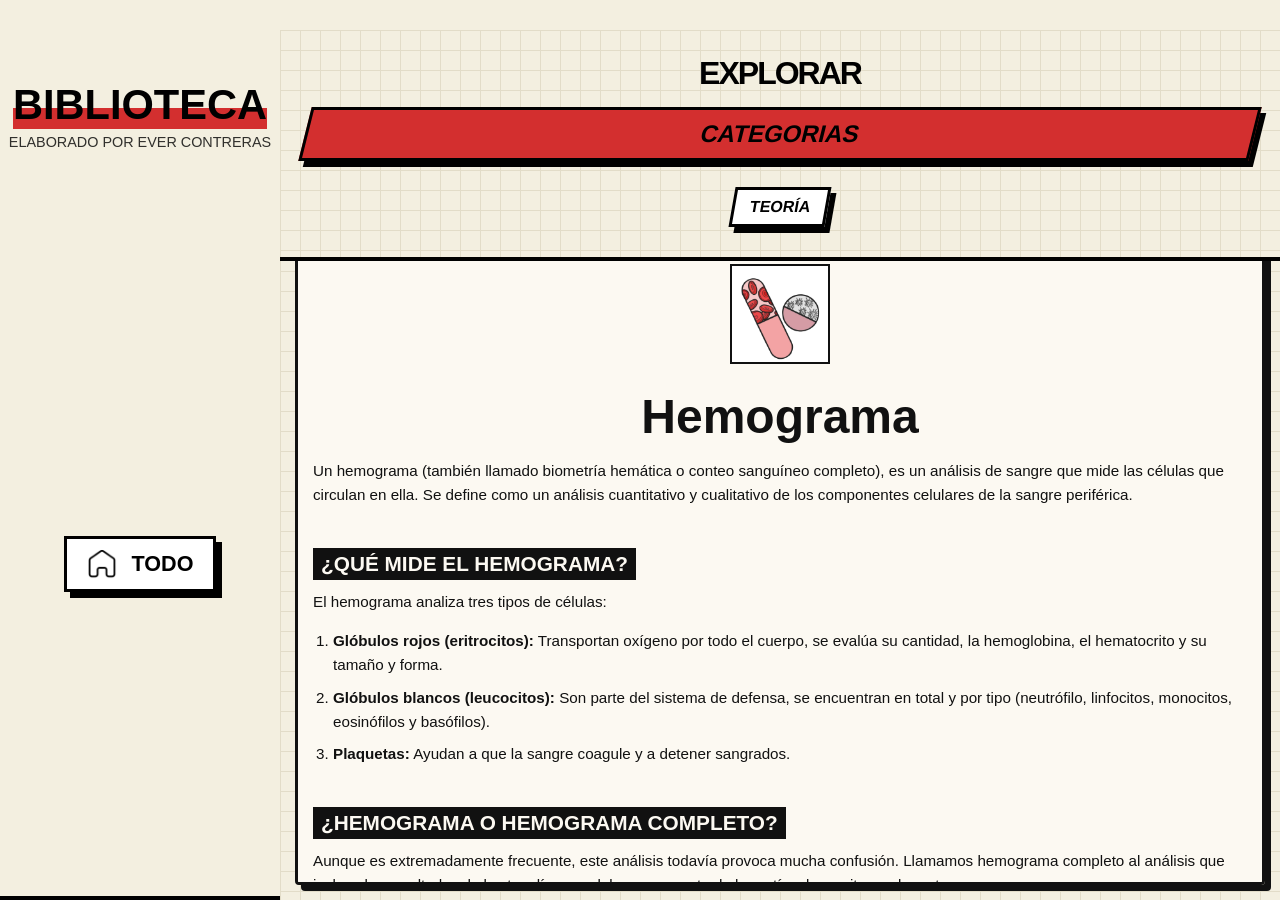
<file: hemograma.html>
<!DOCTYPE html>
<html lang="es">
<head>
    <meta charset="UTF-8">
    <meta name="viewport" content="width=device-width, initial-scale=1.0">
    <title>Biblioteca</title>
    <link rel="stylesheet" href="css/hemograma.css">
</head>
<body>
    <div class="grid">
        <header class="header">
            <h1 class="titulo">Biblioteca</h1>
            <p>Elaborado por Ever Contreras</p>
        </header>
        <nav class="aside">
            <div class="navegacion-inicial">
                <button type="button" class="nav-inicial" onclick="window.location.href='index.html'">
                    <img src="imagenes/logo-inicio.png" alt="inicio">
                    <h2>Todo</h2>
                </button>
                <!-- <button type="button" class="nav-inicial">
                    <img src="imagenes/logo-tema.png" alt="inicio">
                    <h2>Temas</h2>
                </button>
                <button type="button" class="nav-inicial">
                    <img src="imagenes/logo-recurso.png" alt="inicio">
                    <h2>Recursos</h2>
                </button> -->
            </div>
            <!-- <div class="usuario">
                <img src="imagenes/logo-usuario.png" alt="inicio">
                <h2>Usuario</h2>
                <p>Lorem ipsum dolor sit amet.</p>
            </div> -->
        </nav>

        <nav class="navegacion-temas">
            <div class="lista">
                <h2>Explorar</h2>
                <button type="button" class="botonlista"id="categorias">Categorias</button>
            </div>
            <div class="nav-temas">
                <!-- <button type="button" class="navmain" onclick="window.location.href='hemograma.html'" >Inicio</button> -->
                <button type="button" class="navmain" onclick="window.location.href='hemograma.html'">Teoría</button>
                <!-- <button type="button" class="navmain">Prácticas</button> -->
                <!-- <button type="button" class="navmain" onclick="window.location.href='ejemplos.html'">Ejemplos</button> -->
                <!-- <button type="button" class="navmain">Referencias</button> -->
            </div>
        </nav>
        <main class="main">
            <!--Contenido main-->
            <article class="contenido1">
                <!-- Cabecera de la tarjeta -->
                <div class="tarjeta-superior">
                    <div class="tarjeta-icono">
                        <img src="imagenes/logo-hemograma.jpg" alt="logo hemograma">
                    </div>
                    <!-- <div class="tarjeta-textos"> -->
                        <h2>Hemograma</h2>
                        <!-- <div class="tarjeta-meta">
                            <span></span> • <span>Hematología</span>
                            <span class="etiqueta custom">TEORÍA</span>
                            <span class="etiqueta codigo">&lt;/&gt; PDF</span>
                        </div>
                    </div> -->
                </div>

                <!-- Contenido interno de la tarjeta -->
                <div class="tarjeta-contenido-interno">
                    <p class="tarjeta-descripcion">
                        Un hemograma (también llamado biometría hemática o conteo sanguíneo completo), es un análisis de sangre que mide las células que circulan en ella. Se define como un análisis cuantitativo y cualitativo de los componentes celulares de la sangre periférica.
                    </p>

                    <h3>¿Qué mide el hemograma?</h3>
                    <p>El hemograma analiza tres tipos de células:</p>
                    <ol class="lista-neo">
                        <li><b>Glóbulos rojos (eritrocitos):</b> Transportan oxígeno por todo el cuerpo, se evalúa su cantidad, la hemoglobina, el hematocrito y su tamaño y forma.</li>
                        <li><b>Glóbulos blancos (leucocitos):</b> Son parte del sistema de defensa, se encuentran en total y por tipo (neutrófilo, linfocitos, monocitos, eosinófilos y basófilos).</li>
                        <li><b>Plaquetas:</b> Ayudan a que la sangre coagule y a detener sangrados.</li>
                    </ol>

                    <h3>¿Hemograma o Hemograma completo?</h3>
                    <p>Aunque es extremadamente frecuente, este análisis todavía provoca mucha confusión. Llamamos hemograma completo al análisis que incluye los resultados de las tres líneas celulares: recuento de hematíes, leucocitos y plaquetas.</p>

                    <!-- <h3>Tipos de Hemogramas</h3>
                    <h4>Hemograma Tipo I</h4>
                    <p>Hemoglobina, hematocrito, recuento de eritrocitos, índices eritrocitarios (VCM, HCM, CHCM), recuento total de leucocitos y recuento diferencial de leucocitos y morfología por métodos manuales. No incluye VS.</p> -->
                    
                    <div class="contenedor-boton-plantilla">
                        <a href="plantilla.html" class="boton-plantilla">Ver Plantilla de Hemograma</a>
                    </div>

                    <hr class="divisor-neo">

                    <h2 class="titulo-seccion-interna">Serie Blanca</h2>

                    <div class="carrusel-neo">
                        
                        <div class="tarjeta-leucocito">
                            <h3>Neutrófilo</h3>
                            <p>Es el más abundante 40-75% en adultos, mide alrededor de 10-15 micrómetros, tiene el núcleo segmentado en 3 a 5 lóbulos y un citoplasma pálido con gránulos finos, es la primera línea de defensa contra bacterias y hongos gracias a su capacidad de fagocitosis (aumenta en infecciones bacterianas e inflamación).</p>
                            <div class="contenedor-imagen">
                                <img src="imagenes/neutrófilo.png" alt="Neutrófilo">
                            </div>
                        </div>

                        <div class="tarjeta-leucocito">
                            <h3>Linfocito</h3>
                            <p>Representa el 20-40% de los leucocitos, es una célula pequeña de7-10 micrómetros con un núcleo redondo y oscuro que ocupa casi toda la célula, y muy poco citoplasma azul pálido, es la base de la respuesta inmune adaptativa (linfocitos B, T, y NK), aumenta en infecciones virales.</p>
                            <div class="contenedor-imagen">
                                <img src="imagenes/linfocito.png" alt="Linfocito">
                            </div>
                        </div>

                        <div class="tarjeta-leucocito">
                            <h3>Eosinófilo</h3>
                            <p>Representa el 1-4% de los leucocitos, mide 12-17 micrómetros, tiene un núcleo bilobulado y granulos grandes color rojo-anaranjado, participa en la defensa contra parásitos y en las reacciones alérgicas, aumenta en alergias, asma y parasitosis.</p>
                            <div class="contenedor-imagen">
                                <img src="imagenes/eosinófilo.png" alt="Eosinófilo">
                            </div>
                        </div>

                        
                        <div class="tarjeta-leucocito">
                            <h3>Monocito</h3>
                            <p>Representa el 2-8% de los leucocitos, es el leucocito más grande 15-20 micrómetros, con un núcleo en forma de riñon o herradura y citoplasma gris azulado, se convierte en macrófagos en los tejidos y fagocita microorganismo y restos celulares.</p>
                            <div class="contenedor-imagen">
                                <img src="imagenes/monocito.png" alt="Monocito">
                            </div>
                        </div>
                        
                        <div class="tarjeta-leucocito">
                            <h3>Basófilo</h3>
                            <p>Representa el 0-1% de los leucocitos, tiene gránulos grandes color azul oscuro-violeta que suelen tapar el núcleo, libera histamina y heparina participando en las reacciones alérgicas e inflamatorias.</p>
                            <div class="contenedor-imagen">
                                <img src="imagenes/basofilo.png" alt="Basófilo">
                            </div>
                        </div>
                    </div>

                    <hr class="divisor-neo">

                    <!-- <h2 class="titulo-seccion-interna">Formas de los Eritrocitos</h2>
                    <div class="carrusel-neo">
    
                        <div class="tarjeta-eritrocito">
                            <h3>Microcito</h3>
                            <p>Lorem, ipsum dolor.</p>
                            <div class="contenedor-imagen-eritrocitos">
                                <img src="imagenes/microcito.jpg" alt="Microcito">
                            </div>
                        </div>

                        <div class="tarjeta-eritrocito">
                            <h3>Macrocito</h3>
                            <p>Lorem, ipsum dolor.</p>
                            <div class="contenedor-imagen-eritrocitos">
                                <img src="imagenes/macrocito.jpg" alt="Macrocito">
                            </div>
                        </div>

                        <div class="tarjeta-eritrocito">
                            <h3>Acantocito</h3>
                            <p>Lorem, ipsum dolor.</p>
                            <div class="contenedor-imagen-eritrocitos">
                                <img src="imagenes/acantocito.jpg" alt="Acantocito">
                            </div>
                        </div>

                        <div class="tarjeta-eritrocito">
                            <h3>Equinocito</h3>
                            <p>Lorem, ipsum dolor.</p>
                            <div class="contenedor-imagen-eritrocitos">
                                <img src="imagenes/equinocito.jpg" alt="Equinocito">
                            </div>
                        </div>

                        <div class="tarjeta-eritrocito">
                            <h3>Esquistocito</h3>
                            <p>Lorem, ipsum dolor.</p>
                            <div class="contenedor-imagen-eritrocitos">
                                <img src="imagenes/esquistocito.jpg" alt="Esquistocito">
                            </div>
                        </div>

                        <div class="tarjeta-eritrocito">
                            <h3>Degmatocito</h3>
                            <p>Lorem, ipsum dolor.</p>
                            <div class="contenedor-imagen-eritrocitos">
                                <img src="imagenes/degmatociot.jpg" alt="Degmatocito">
                            </div>
                        </div>

                        <div class="tarjeta-eritrocito">
                            <h3>Eliptocito</h3>
                            <p>Lorem, ipsum dolor.</p>
                            <div class="contenedor-imagen-eritrocitos">
                                <img src="imagenes/eliptocito.jpg" alt="Eliptocito">
                            </div>
                        </div>

                        <div class="tarjeta-eritrocito">
                            <h3>Esferocito</h3>
                            <p>Lorem, ipsum dolor.</p>
                            <div class="contenedor-imagen-eritrocitos">
                                <img src="imagenes/esferocito.jpg" alt="Esferocito">
                            </div>
                        </div>

                        <div class="tarjeta-eritrocito">
                            <h3>Estomasocito</h3>
                            <p>Lorem, ipsum dolor.</p>
                            <div class="contenedor-imagen-eritrocitos">
                                <img src="imagenes/estomasocito.jpg" alt="Estomasocito">
                            </div>
                        </div>

                        <div class="tarjeta-eritrocito">
                            <h3>Células Diana</h3>
                            <p>Lorem, ipsum dolor.</p>
                            <div class="contenedor-imagen-eritrocitos">
                                <img src="imagenes/celulas-diana.jpg" alt="Células Diana">
                            </div>
                        </div>

                        <div class="tarjeta-eritrocito">
                            <h3>Drepanocito</h3>
                            <p>Lorem, ipsum dolor.</p>
                            <div class="contenedor-imagen-eritrocitos">
                                <img src="imagenes/drepanocitos.jpg" alt="Drepanocito">
                            </div>
                        </div>

                        <div class="tarjeta-eritrocito">
                            <h3>Dacriocito</h3>
                            <p>Lorem, ipsum dolor.</p>
                            <div class="contenedor-imagen-eritrocitos">
                                <img src="imagenes/dacriocito.jpg" alt="Dacriocito">
                            </div>
                        </div>

                        <div class="tarjeta-eritrocito">
                            <h3>Cristales de Hemoglobina</h3>
                            <p>Lorem, ipsum dolor.</p>
                            <div class="contenedor-imagen-eritrocitos">
                                <img src="imagenes/cristales-de-hemoglobina.jpg" alt="Cristales">
                            </div>
                        </div>

                        <div class="tarjeta-eritrocito">
                            <h3>Aglutinación</h3>
                            <p>Lorem, ipsum dolor.</p>
                            <div class="contenedor-imagen-eritrocitos">
                                <img src="imagenes/aglutinacion-eritrocito.jpg" alt="Aglutinación">
                            </div>
                        </div>

                        <div class="tarjeta-eritrocito">
                            <h3>Fenómeno de Rouleaux</h3>
                            <p>Lorem, ipsum dolor.</p>
                            <div class="contenedor-imagen-eritrocitos">
                                <img src="imagenes/fenomeno-de-rouleaux.jpg" alt="Rouleaux">
                            </div>
                        </div>

                    </div>
                </div> -->

            </article>
        </main>
        <footer class="footer"></footer>
    </div>
</body>
</html>
</file>
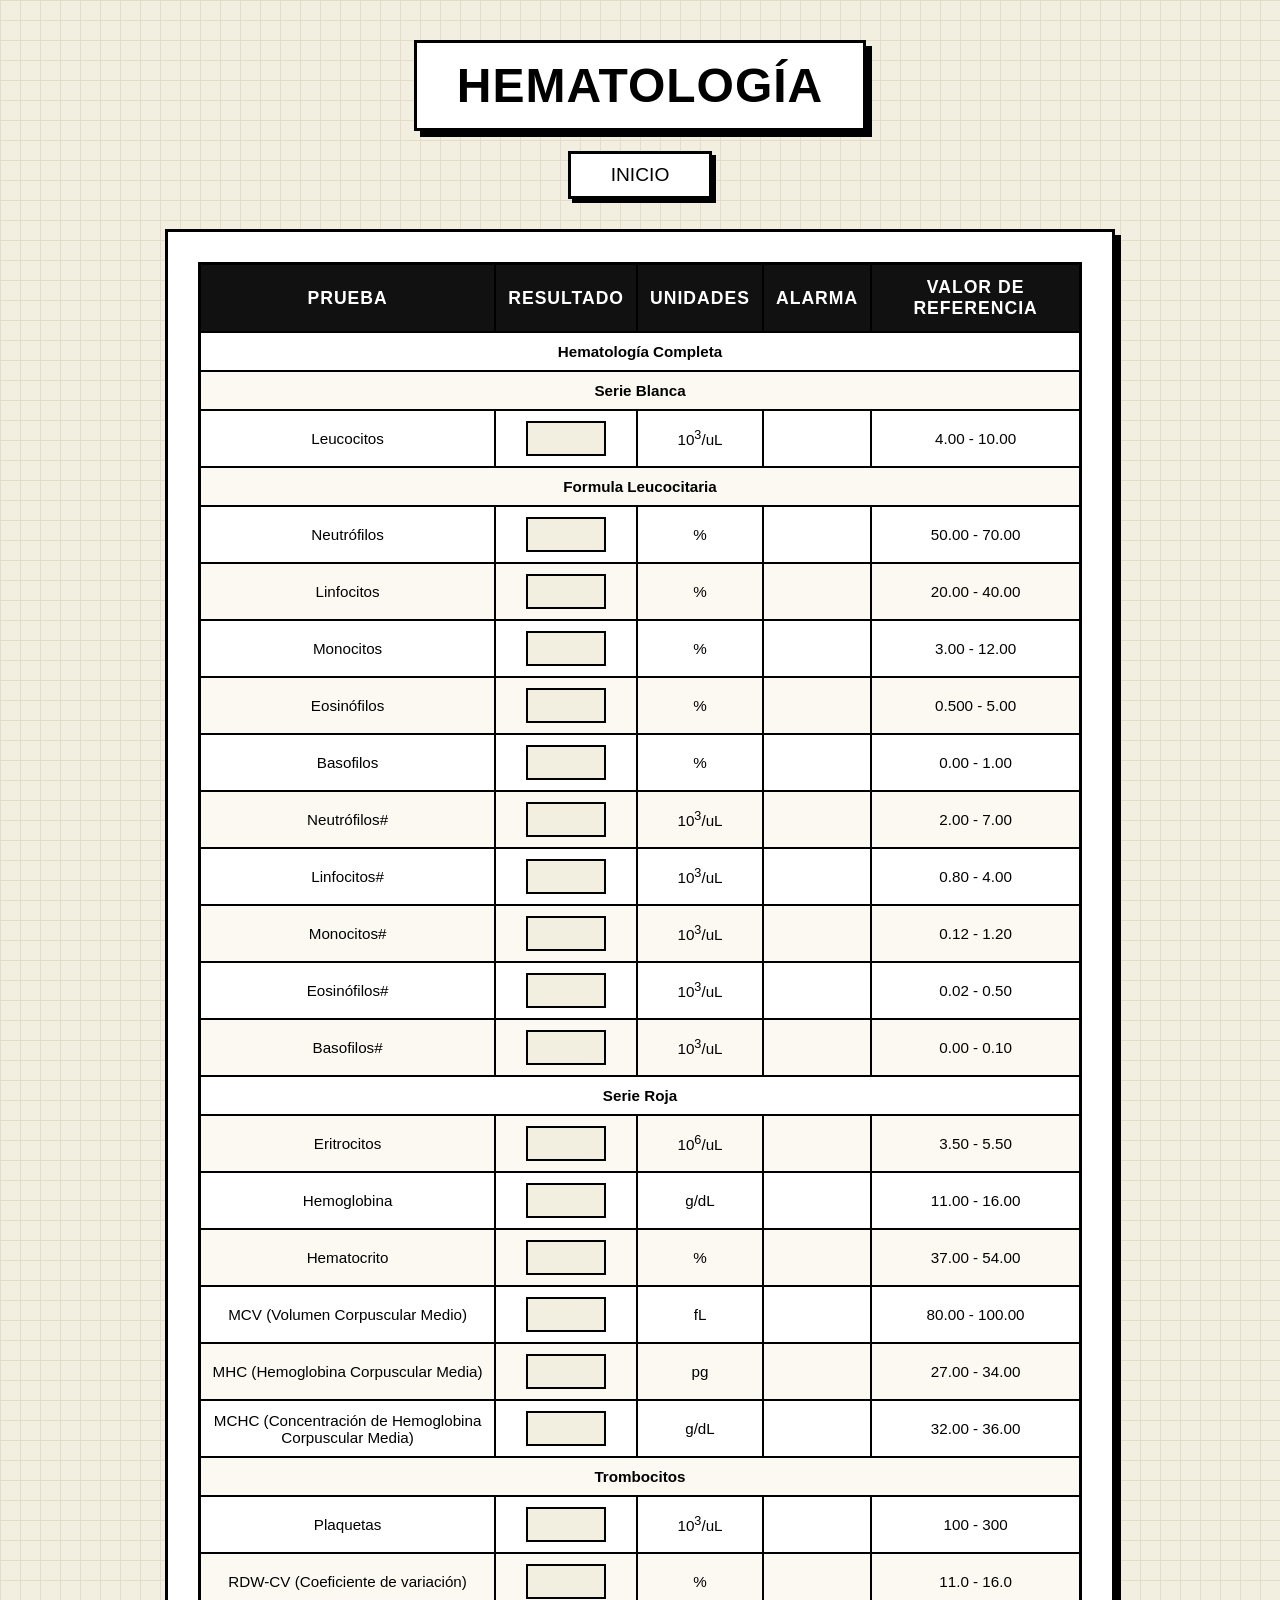
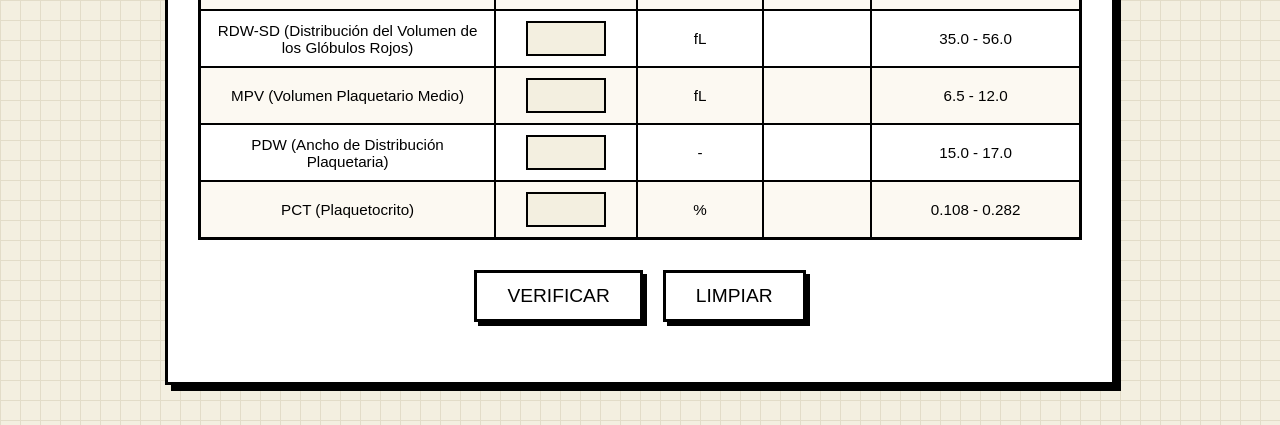
<file: plantilla.html>
<!DOCTYPE html>
<html lang="es">
<head>
    <meta charset="UTF-8">
    <meta name="viewport" content="width=device-width, initial-scale=1.0">
    <title>Plantilla de Hemograma</title>
    <link rel="stylesheet" href="css/plantilla.css">
</head>
<body>
    <header>
        <h1>Hematología</h1>
    </header>
    <div class="contenedor-nav">
    <nav>
        <ul>
            <li><a href="hemograma.html">Inicio</a></li>
        </ul>
    </nav>
    </div>
    <main>
        <div class="tablas">
            <table border="4">
                <thead>
                    <tr>
                        <th>Prueba</th>
                        <th>Resultado </th>
                        <th>Unidades </th>
                        <th>Alarma </th>
                        <th>Valor de Referencia</th>
                    </tr>
                </thead>
                <tbody>
                    <tr>
                        <td colspan="5"><b>Hematología Completa</b></td>
                    </tr>

                    <tr>
                        <td colspan="5"><b>Serie Blanca</b></td>
                    </tr>
                    <tr>
                        <td>Leucocitos</td>
                        <td><input type="number" id="leucocito" step="0.1" name="lecucito" min="0"> </td>
                        <td>10<sup>3</sup>/uL</td>
                        <td><div id="alarma"></div></td>
                        <td>4.00 - 10.00</td>
                    </tr>

                    <tr>
                        <td colspan="5"><b>Formula Leucocitaria</b></td>
                    </tr>
                    <tr>
                        <td>Neutrófilos</td>
                        <td><input type="number" id="neutrofilo" step="0.1" name="neutrofilo" min="0"></td>
                        <td>%</td>
                        <td><div id="alarma2"></div></td>
                        <td>50.00 - 70.00</td>
                    </tr>
                    <tr>
                        <td>Linfocitos</td>
                        <td><input type="number" id="linfocito" step="0.1" name="linfocito" min="0"></td>
                        <td>%</td>
                        <td><div id="alarmal"></div></td>
                        <td>20.00 - 40.00</td>
                    </tr>
                    <tr>
                        <td>Monocitos</td>
                        <td><input type="number" id="monocito" step="0.1" name="monocito" min="0"></td>
                        <td>%</td>
                        <td><div id="alarma3"></div></td>
                        <td>3.00 - 12.00</td>
                    </tr>
                    <tr>
                        <td>Eosinófilos</td>
                        <td><input type="number" id="eosinofilo" step="0.1" name="eosinofilo" min="0"></td>
                        <td>%</td>
                        <td><div id="alarma4"></div></td>
                        <td>0.500 - 5.00</td>
                    </tr>
                    <tr>
                        <td>Basofilos</td>
                        <td><input type="number" id="basofilo", step="0.1" name="basofilo" min="0"></td>
                        <td>%</td>
                        <td><div id="alarma5"></div></td>
                        <td>0.00 - 1.00</td>
                    </tr>
                    <tr>
                        <td>Neutrófilos#</td>
                        <td><input type="number" id="noNeutrofilo" step="0.1" name="noNeutrofilo" min="0"></td>
                        <td>10<sup>3</sup>/uL</td>
                        <td><div id="alarma6"></div></td>
                        <td>2.00 - 7.00</td>
                    </tr>
                    <tr>
                        <td>Linfocitos#</td>
                        <td><input type="number" id="noLinfocito" step="0.1" name="noLinfocitos" min="0"></td>
                        <td>10<sup>3</sup>/uL</td>
                        <td><div id="alarma7"></div></td>
                        <td>0.80 - 4.00</td>
                    </tr>
                    <tr>
                        <td>Monocitos#</td>
                        <td><input type="number", step="0.1" id="noMonocito" name="noMonocitos" min="0"></td>
                        <td>10<sup>3</sup>/uL</td>
                        <td><div id="alarma8"></div></td>
                        <td>0.12 - 1.20</td>
                    </tr>
                    <tr>
                        <td>Eosinófilos#</td>
                        <td><input type="number" id="noEosinofilo" step="0.1" name="noEosinofilos" min="0"></td>
                        <td>10<sup>3</sup>/uL</td>
                        <td><div id="alarma9"></div></td>
                        <td>0.02 - 0.50</td>
                    </tr>
                    <tr>
                        <td>Basofilos#</td>
                        <td><input type="number" step="0.1" id="noBasofilo" name="noBasofilos" min="0"></td>
                        <td>10<sup>3</sup>/uL</td>
                        <td><div id="alarma10"></div></td>
                        <td>0.00 - 0.10</td>
                    </tr>

                    <tr>
                        <td colspan="5"><b>Serie Roja</b></td>
                    </tr>
                    <tr>
                        <td>Eritrocitos</td>
                        <td><input type="number" step="0.1" id="eritrocito" name="eritrocito" min="0"></td>
                        <td>10<sup>6</sup>/uL</td>
                        <td><div id="alarma11"></div></td>
                        <td>3.50 - 5.50</td>
                    </tr>
                    <tr>
                        <td>Hemoglobina</td>
                        <td><input type="number" step="0.1" id="hemoglobina" name="hemoglobina" min="0"></td>
                        <td>g/dL</td>
                        <td><div id="alarma12"></div></td>
                        <td>11.00 - 16.00 </td>
                    </tr>
                    <tr>
                        <td>Hematocrito</td>
                        <td><input type="number" step="0.1" id="hematocrito" name="hematocrito" min="0"></td>
                        <td>%</td>
                        <td><div id="alarma13"></div></td>
                        <td>37.00 - 54.00</td>
                    </tr>
                    <tr>
                        <td>MCV (Volumen Corpuscular Medio)</td>
                        <td><input type="number" step="0.1" id="mcv" name="mcv" min="0"> </td>
                        <td>fL</td>
                        <td><div id="alarma14"></div></td>
                        <td>80.00 - 100.00</td>
                    </tr>
                    <tr>
                        <td>MHC (Hemoglobina Corpuscular Media)</td>
                        <td><input type="number" step="0.1" id="mhc" name="mhc" min="0"></td>
                        <td>pg</td>
                        <td><div id="alarma15"></div></td>
                        <td>27.00 - 34.00</td>
                    </tr>
                    <tr>
                        <td>MCHC (Concentración de Hemoglobina Corpuscular Media)</td>
                        <td><input type="number" step="0.1" id="mchc" name="mchc" min="0"></td>
                        <td>g/dL</td>
                        <td><div id="alarma16"></div></td>
                        <td>32.00 - 36.00</td>
                    </tr>

                    <tr>
                        <td colspan="5"><b>Trombocitos</b></td>
                    </tr>
                    <tr>
                        <td>Plaquetas</td>
                        <td><input type="number" step="0.1" id="plaqueta", name="plaqueta" min="0"></td>
                        <td>10<sup>3</sup>/uL</td>
                        <td><div id="alarma17"></div></td>
                        <td>100 - 300</td>
                    </tr>
                    <tr>
                        <td>RDW-CV (Coeficiente de variación)</td>
                        <td><input type="number" step="0.1" id="rdwCv" name="rdwCv", min="0"></td>
                        <td>%</td>
                        <td><div id="alarma18"></div></td>
                        <td>11.0 - 16.0</td>
                    </tr>
                    <tr>
                        <td>RDW-SD (Distribución del Volumen de los Glóbulos Rojos)</td>
                        <td><input type="number" step="0.1" id="rdwSd" name="rdwSd", min="0"></td>
                        <td>fL</td>
                        <td><div id="alarma19"></div></td>
                        <td>35.0 - 56.0</td>
                    </tr>
                    <tr>
                        <td>MPV (Volumen Plaquetario Medio)</td>
                        <td><input type="number" step="0.1" id="mpv" name="mpv" min="0"></td>
                        <td>fL</td>
                        <td><div id="alarma20"></div></td>
                        <td>6.5 - 12.0</td>
                    </tr>
                    <tr>
                        <td>PDW (Ancho de Distribución Plaquetaria)</td>
                        <td><input type="number" step="0.1" id="pdw" name="pdw" min="0"></td>
                        <td>-</td>
                        <td><div id="alarma21"></div></td>
                        <td>15.0 - 17.0</td>
                    </tr>
                    <tr>
                        <td>PCT (Plaquetocrito)</td>
                        <td><input type="number" step="0.1" id="pct" name="pct" min="0"></td>
                        <td>%</td>
                        <td><div id="alarma22"></div></td>
                        <td>0.108 - 0.282</td>
                    </tr>
                </tbody>
            </table>
        </div>
        <div class="verifica">
            <button type="button" id="verificar" name="verificar">Verificar</button>
            <button type="button" id="limpiar" name="limpiar">Limpiar</button>
        </div>

        <section>
            <div id="recomendaciones"></div>
        </section>

    </main>
<script src="js/hemograma.js" defer></script>
</body>
</html>
</file>
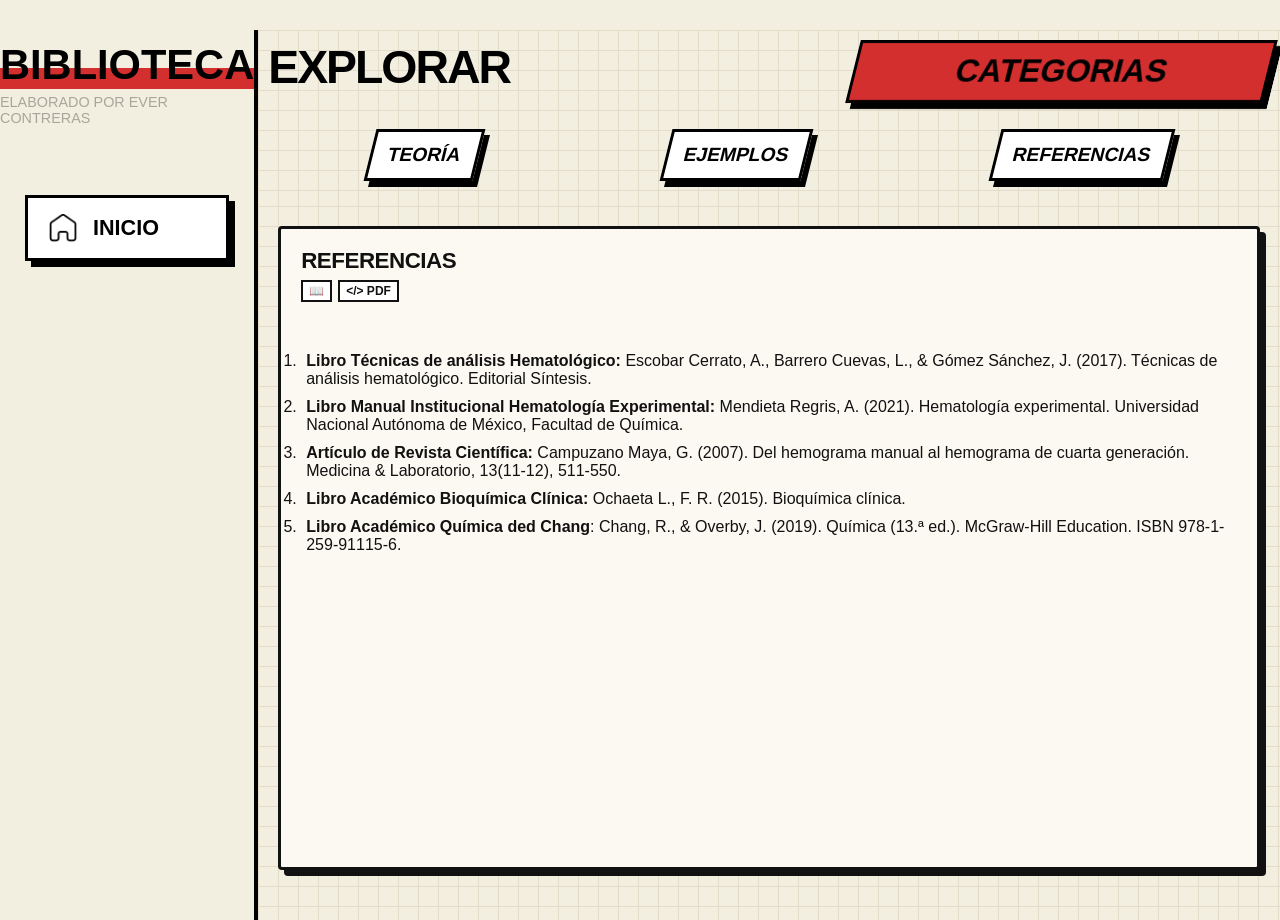
<file: referencias.html>
<!DOCTYPE html>
<html lang="en">
<head>
    <meta charset="UTF-8">
    <meta name="viewport" content="width=device-width, initial-scale=1.0">
    <title>Referencias</title>
    <link rel="stylesheet" href="css/referencias.css">
</head>
<body>
    <div class="grid">
        <header class="header">
            <h1 class="titulo">Biblioteca</h1>
            <p>Elaborado por Ever Contreras</p>
        </header>
        <nav class="aside">
            <div class="navegacion-inicial">
                <button type="button" class="nav-inicial" onclick="window.location.href='index.html'">
                    <img src="imagenes/logo-inicio.png" alt="inicio">
                    <h2>Inicio</h2>
                </button>

                 <!--<button type="button" class="nav-inicial">
                    <img src="imagenes/logo-tema.png" alt="inicio">
                    <h2>Temas</h2>
                </button>
                <button type="button" class="nav-inicial">
                    <img src="imagenes/logo-recurso.png" alt="inicio">
                    <h2>Recursos</h2>
                </button> -->
            </div>
            <!--<div class="usuario">
                <img src="imagenes/logo-usuario.png" alt="inicio">
                <h2>Usuario</h2>
                <p>Lorem ipsum dolor sit amet.</p>
            </div> -->
        </nav>

        <nav class="navegacion-temas">
            <div class="lista">
                <h2>Explorar</h2>
                <button type="button" class="botonlista"id="categorias">Categorias</button>
            </div>
            <div class="nav-temas">
                <!-- <button type="button" class="navmain">Todos</button> -->
                <button type="button" class="navmain" onclick="window.location.href='index.html'">Teoría</button>
                <!-- <button type="button" class="navmain">Prácticas</button> -->
                <button type="button" class="navmain" onclick="window.location.href='ejemplos.html'">Ejemplos</button>
                <button type="button" class="navmain" onclick="window.locatioon.href='referencias.html'">Referencias</button>
            </div>
        </nav>

        <main class="main">
            <!--Contenido main-->
            <article class="contenido1">
                <div class="tarjeta-superior">
                    <!-- <div class="tarjeta-icono">
                        <img src="imagenes/logo-hemograma.jpg" alt="logo hemograma">
                    </div> -->
                    <div class="tarjeta-textos">
                        <h2>Referencias</h2>
                        <div class="tarjeta-meta">
                            <!-- <span></span> • <span>Hematología</span> -->
                            <span class="etiqueta custom">📖 </span>
                            <span class="etiqueta codigo">&lt;/&gt; PDF</span>
                        </div>
                    </div>
                </div>
                <p class="tarjeta-descripcion">
                    <ol>
                        <li><b>Libro Técnicas de análisis Hematológico:</b> Escobar Cerrato, A., Barrero Cuevas, L., & Gómez Sánchez, J. (2017). Técnicas de análisis hematológico. Editorial Síntesis.</li>
                        <li><b>Libro Manual Institucional Hematología Experimental:</b> Mendieta Regris, A. (2021). Hematología experimental. Universidad Nacional Autónoma de México, Facultad de Química.</li>
                        <li><b>Artículo de Revista Científica:</b> Campuzano Maya, G. (2007). Del hemograma manual al hemograma de cuarta generación. Medicina & Laboratorio, 13(11-12), 511-550.</li>
                        <li><b>Libro Académico Bioquímica Clínica:</b> Ochaeta L., F. R. (2015). Bioquímica clínica.</li>
                        <li><b>Libro Académico Química ded Chang</b>: Chang, R., & Overby, J. (2019). Química (13.ª ed.). McGraw-Hill Education. ISBN 978-1-259-91115-6.</li>
                    </ol>
                </p>
                <!-- <div class="tarjeta-inferior">
                    <div class="tarjeta-stats">
                        <span>★ Pantilla de hemograma</span>
                        <span></span>
                    </div>
                    <button type="button" class="boton-leer" onclick="window.location.href='hemograma.html'">LEER &gt;</button>
                </div> -->
            </article>

            <!-- <article class="contenido2">
                <div class="tarjeta-superior">
                    <div class="tarjeta-icono">
                        <img src="imagenes/logo-ecuacion.jpg" alt="logo balanceo">
                    </div>
                    <div class="tarjeta-textos">
                        <h2>Balanceo de Ecuaciones Químicas</h2>
                        <div class="tarjeta-meta">
                            <span></span> • <span>Química</span>
                            <span class="etiqueta custom">MÉTODO</span>
                            <span class="etiqueta codigo">&lt;/&gt; EJERCICIOS</span>
                        </div>
                    </div>
                </div>
                <p class="tarjeta-descripcion">
                    Una ecuación química la podemos definir como el proceso mediante el cual dos o más sustancias se combinan entre sí para obtener un producto.
                </p>
                <div class="tarjeta-inferior">
                    <div class="tarjeta-stats">
                        <span>★ Calculadora</span>
                        <span></span>
                    </div>
                    <button type="button" class="boton-leer" onclick="window.location.href='balanceo.html'">LEER &gt;</button>
                </div>
            </article> -->
<!-- 
            <article class="contenido3">
                <div class="tarjeta-superior">
                    <div class="tarjeta-icono">
                        <img src="imagenes/logo-catalísis.jpg" alt="logo catalisis">
                    </div>
                    <div class="tarjeta-textos">
                        <h2>Catálisis Metabólicos</h2>
                        <div class="tarjeta-meta">
                            <span></span> • <span>Metabolismo</span>
                            <span class="etiqueta custom">TEORÍA</span>
                        </div>
                    </div>
                </div>
                <p class="tarjeta-descripcion">
                    A principio del siglo XIX, cuando comenzaba el estudio científico de la química, se observó un cierto número de reacciones químicas, la necesidad de la existencia de pequeñas cantidades de sustancias que por sí mismas no formaba parte de la reacción.
                </p>
                <div class="tarjeta-inferior">
                    <div class="tarjeta-stats">
                        <span>★ Glucolisis</span>
                        <span></span>
                    </div>
                    <button type="button" class="boton-leer" onclick="window.location.href='glucolisis.html'">LEER &gt;</button>
                </div>
            </article> -->

            <!-- <article class="contenido4">
                <div class="tarjeta-superior">
                    <div class="tarjeta-icono">
                        <img src="imagenes/logo-web.jpg" alt="logo desarrollo web">
                    </div>
                    <div class="tarjeta-textos">
                        <h2>Desarrollo Web</h2>
                        <div class="tarjeta-meta">
                            <span></span> • <span>Programación</span>
                            <span class="etiqueta custom">FRONTEND</span>
                            <span class="etiqueta codigo">&lt;/&gt; BACKEND</span>
                        </div>
                    </div>
                </div>
                <p class="tarjeta-descripcion">
                    El desarrollo de webs se conforma de la capa de presentación FrontEnd y una capa de acceso de datos BackEnd.
                </p>
                <div class="tarjeta-inferior">
                    <div class="tarjeta-stats">
                        <span>★ JavaScript</span>
                        <span></span>
                    </div>
                    <button type="button" class="boton-leer">LEER &gt;</button>
                </div>
            </article> -->

            <!-- <article class="tarjeta">
                <div class="tarjeta-superior">
                    <div class="tarjeta-icono">
                        <img src="imagenes/logo-leucocito.jpg" alt="logo leucocitos">
                    </div>
                    <div class="tarjeta-textos">
                        <h2>Leucocitos</h2>
                        <div class="tarjeta-meta">
                            <span></span> • <span>Serie Blanca</span>
                            <span class="etiqueta custom">MORFOLOGÍA</span>
                        </div>
                    </div>
                </div>
                <p class="tarjeta-descripcion">
                    Estudio de los glóbulos blancos, su función principal en el sistema inmunitario y sus variaciones en distintas patologías.
                </p>
                <div class="tarjeta-inferior">
                    <div class="tarjeta-stats">
                        <span></span>
                        <span></span>
                    </div>
                    <button type="button" class="boton-leer">LEER &gt;</button>
                </div>
            </article> -->

        </main>
        <footer class="footer"></footer>
    </div>
</body>
</html>
</file>
<file: css/index.css>
* {
    box-sizing: border-box;
    padding: 0;
    margin: 0;
    outline: 0px solid red;
}

body {
    color: var(--texto);
    font-family: var(--font-body);
    background-color: var(--fondo);
    overflow: hidden;
}

h1, h2, h3 {
    font-family: var(--font-heading);
}
/* Variables */
:root {
    --fondo: #f3efe0;
    --fondo-tarjetas: #fff;
    --lineas-cuadricula: #e2dcc8;
    --texto: #000000;
    --boton-enfasis: #d32f2f;
    --texto-secundario: #4a4a4a;
    --linea-divisoria: #000000;
    
    --linea-borde: 3px solid var(--linea-divisoria);
    --borde-oscuro: 6px 6px 0px var(--linea-divisoria);
    --borde-dark: 2px 2px 0px var(--linea-divisoria);

    --font-heading: 'Bebas Neue', 'Anton', sans-serif;
    --font-body: 'Space Grotesk', 'Inter', sans-serif;
    --font-mono: 'Roboto Mono', monospace;
}

.grid {
    display: grid;
    grid-template-columns: 0.1fr minmax(0, 2fr);
    grid-template-rows: 1fr minmax(0, 7fr);
    grid-template-areas:
    "header navegacion"
    "aside main";
    height: 100vh;
    min-width: 0;
}

.header {
    grid-area: header;
    display: flex;
    flex-direction: column;
    justify-content: center;
    align-items: center;
}

.aside {
    grid-area: aside;
    display: flex;
    flex-direction: column;
    flex-wrap: wrap;
    justify-content: flex-start;
    align-items: center;
    margin: 15px;
    position: sticky;
    top: 0;
    z-index: 100;
    height: 100px;
    margin-bottom: 10px;
}

.main {
    grid-area: main;
    display: grid;
    padding: 20px;
    grid-template-columns: 1fr minmax(0, 1fr);
    grid-template-rows: auto auto auto;
    grid-template-areas:
    "contenido1 contenido2"
    "contenido3 contenido3"
    "tarjeta tarjeta";
    min-width: 0;
    height: 100%;
    min-height: 0;
    overflow-y: auto;
    width: 100%;
    gap: 20px 40px;
    background-color: var(--fondo);
    background-image:
    linear-gradient(var(--lineas-cuadricula) 1px, transparent 1px),
    linear-gradient(90deg, var(--lineas-cuadricula) 1px, transparent 1px);
    background-size: 20px 20px;
    border-left: 4px solid #000;
    margin-top: 20px;
}

.main::-webkit-scrollbar {
    width: 14px;
}

.main::-webkit-scrollbar-track {
    background: var(--fondo);
    border-left: 3px solid #111;
}

.main::-webkit-scrollbar-thumb {
    background: #111;
    border: 3px solid var(--fondo);
}

.main::-webkit-scrollbar-thumb:hover {
    background: var(--boton-enfasis);
}

.contenido1 {
    grid-area: contenido1;
}

.contenido2 {
    grid-area: contenido2;
}

.contenido3 {
    grid-area: contenido3;
}

.contenido4 {
    grid-area: contenido4;
}

.tarjeta {
    grid-area: tarjeta;
    max-width: 100%;
    margin-bottom: 0;
}
/* Navegación */
.navegacion-temas {
    grid-area: navegacion;
    display: grid;
    grid-template-columns: 1fr;
    grid-template-rows: 1fr minmax(0, 1fr);
    min-width: 0;
    height: auto;
    border-left: 4px solid #000;
    background-color: var(--fondo);
    background-image:
    linear-gradient(var(--lineas-cuadricula) 1px, transparent 1px),
    linear-gradient(90deg, var(--lineas-cuadricula) 1px, transparent 1px);
    background-size: 20px 20px;
    position: sticky;
    top: 30px;
    z-index: 1;
}

.header p {
    text-align: left;
    opacity: 0.3;
    text-transform: uppercase;
    font-size: 0.9rem;
    margin-top: 5px;
}

.titulo {
    font-family: var(--font-heading);
    font-weight: 900;
    height: auto;
    text-transform: uppercase;
    font-size: 2.6rem;
    box-shadow: inset 0 -21px 0 var(--boton-enfasis);
}

.lista {
    display: flex;
    flex-direction: row;
    justify-content: space-between;
    padding: 10px;
}

.lista h2 {
    font-size: 2.9rem;
    text-transform: uppercase;
    letter-spacing: -2px;
}

.nav-temas {
    display: flex; 
    flex-direction: row;
    justify-content: space-around;
    padding: 7.5px 10px;
    margin: 8px;
}

.lista .botonlista {
    padding: 10px 100px;
    font-size: 2rem;
    background-color: var(--boton-enfasis);
    display: inline-block;
    color: var(--texto);
    font-family: var(--font-heading);
    font-weight: bold;
    text-transform: uppercase;
    cursor: pointer;
    border: 3px solid var(--texto);
    transform: skewX(-14deg);
    box-shadow: var(--borde-oscuro);
    transition: transform 0.1s ease, box-shadow 0.2s ease;
}

.botonlista:active {
    background-color: #e7897c;
    color: var(--fondo-tarjetas);
}

.botonlista:hover {
    transform: skewX(-14deg) translateY(-5px);
}

.nav-temas .navmain {
    padding: 1px 15px;
    font-size: 1.2rem;
    background-color: var(--fondo-tarjetas);
    display: inline-block;
    color: var(--texto);
    font-family: var(--font-heading);
    font-weight: bold;
    text-transform: uppercase;
    cursor: pointer;
    border: 3px solid var(--texto);
    transform: skewX(-14deg);
    box-shadow: var(--borde-oscuro);
    transition: transform 0.1s ease, box-shadow 0.1s ease;
    gap: 20px;
}

.nav-temas .navmain:hover {
    background-color: var(--boton-enfasis);
    transform: translateY(-14px);
    color: var(--fondo-tarjetas);
}

.nav-temas .navmain:active {
    transform: skewX(-14deg) translate(2px, 2px);
}

.navegacion-inicial {
    display: flex;
    flex-direction: column;
    gap: 20px;
    padding: 10px;
    width: 100%;
    margin-top: auto;
}

.nav-inicial {
    padding: 15px 20px;
    font-size: 0.9rem;
    text-transform: uppercase;
    background-color: var(--fondo-tarjetas);
    display: flex;
    align-items: center;
    justify-content: flex-start;
    gap: 15px;
    color: var(--texto);
    font-family: var(--font-heading);
    font-weight: bold;
    cursor: pointer;
    box-shadow: var(--borde-oscuro);
    transition: transform 0.1s ease, box-shadow 0.1s ease;
    border: 3px solid var(--linea-divisoria);
    width: 100%;
    margin-bottom: 10px;
}

.nav-inicial img {
    width: 30px;
    height: 30px;
    object-fit: contain;
}

.nav-inicial:hover {
    background-color: var(--boton-enfasis);
    color: var(--fondo-tarjetas);
}

.usuario {
    padding: 20px;
    margin: 20px 0;
    font-size: 1.3rem;
    background-color: var(--fondo-tarjetas);
    color: var(--texto);
    font-family: var(--font-heading);
    font-weight: bold;
    box-shadow: var(--borde-oscuro);
    border: 3px solid var(--linea-divisoria);
    text-align: center;
    width: 100%;
    display: flex;
    flex-direction: column;
    align-items: center;
    gap: 10px;
}

.usuario img {
    width: 50px;
    height: 50px;
    object-fit: contain;
}

.seccion {
    display: flex;
    gap: 10px;
}

.contenido1, .contenido2, .contenido3, .contenido4, .tarjeta {
    background-color: #fcf9f2; 
    border: 3px solid #111;   
    border-radius: 4px;
    padding: 20px;            
    margin-bottom: 30px;
    width: 100%;
    box-shadow: 6px 6px 0px #111;
    font-family: Arial, sans-serif;
    color: #111;
    transition: transform 0.2s ease;
}

.contenido1:hover, .contenido2:hover, .contenido3:hover, .contenido4:hover, .tarjeta:hover {
    transform: translate(-2px, -2px);
    box-shadow: 8px 8px 0px #111;
}

.tarjeta-superior {
    display: flex;
    gap: 15px;
    align-items: flex-start;
    margin-bottom: 15px;
}

.tarjeta-icono {
    width: 75px;
    height: 75px;
    border: 2px solid #111;
}

.tarjeta-icono img {
    width: 100%;
    height: 100%;
    object-fit: contain;
}

.tarjeta-textos h2 {
    font-size: 1.4rem;      
    font-weight: 900;
    text-transform: uppercase;
    margin: 0 0 6px 0;
    line-height: 1.1;
    letter-spacing: -0.5px;
}

.tarjeta-meta {
    font-size: 0.85rem;
    font-weight: 600;
    display: flex;
    align-items: center;
    flex-wrap: wrap;
    gap: 6px;
}

.etiqueta {
    border: 2px solid #111;
    padding: 2px 6px;
    font-size: 0.75rem;
    font-weight: bold;
    text-transform: uppercase;
    background-color: #fff;
}

.tarjeta-descripcion {
    font-size: 1.05rem;      
    line-height: 1.4;
    margin-bottom: 20px;
    font-weight: 500;
}

.tarjeta-inferior {
    display: flex;
    justify-content: space-between;
    align-items: center;
    border-top: 2px solid #ccc;
    padding-top: 12px;
}

.tarjeta-stats {
    display: flex;
    gap: 15px;
    font-size: 1rem;
    font-weight: 800;
}

.tarjeta-stats span:first-child {
    color: #d92d20;
}

.boton-leer {
    background-color: transparent;
    border: 2px solid #111;
    padding: 6px 14px;
    font-size: 0.9rem;
    font-weight: 900;
    text-transform: uppercase;
    cursor: pointer;
    transition: all 0.2s ease;
    font-family: inherit;
}

.boton-leer:hover {
    background-color: #111;
    color: #fcf9f2;
}

@media (max-width: 868px) {
    body {
        overflow: auto;
    }

    .grid {
        display: flex;
        flex-direction: column;
        height: auto;
        min-height: 100vh;
    }

    .header {
        padding: 20px;
        text-align: center;
        border-bottom: 4px solid #000;
    }

    .header h1 {
        font-size: 2.5rem;
    }

    /* Menu */
    .aside {
        position: sticky;
        top: 0;
        z-index: 100;
        height: 100px;
    }

    .navegacion-temas {
        padding: 15px;
        border-left: none;
        border-bottom: 4px solid #000;
        display: flex;
        flex-direction: column;
        top: 30px;
    }

    .lista {
        flex-direction: column;
        gap: 15px;
        text-align: center;
    }

    .lista h2 {
        font-size: 2rem;
    }

    .lista .botonlista {
        padding: 10px 40px;
        font-size: 1.5rem;
    }

    .nav-temas {
        flex-wrap: wrap;
        gap: 10px;
        justify-content: center;
    }

    .nav-temas .navmain {
        padding: 8px 15px;
        font-size: 1rem;
        transform: skewX(-10deg);
    }

    .aside {
        margin: 0;
        padding: 20px;
        border-right: none;
        border-bottom: 4px solid #000;
        background-color: var(--fondo);
        display: flex;
        flex-direction: row;
        flex-wrap: wrap;
        justify-content: center;
        gap: 20px;
    }

    .navegacion-inicial {
        flex-direction: row;
        flex-wrap: wrap;
        justify-content: center;
        width: auto;
        margin-top: 0;
    }

    .nav-inicial {
        width: auto;
        padding: 10px 20px;
    }

    .usuario {
        margin: 0;
        width: 250px;
    }

    .main {
        display: flex;
        flex-direction: column;
        height: auto;
        overflow-y: visible;
        border-left: none;
        padding: 15px;
        gap: 20px;
    }

    .contenido1, .contenido2, .contenido3, .contenido4, .tarjeta {
        margin-bottom: 0;
        padding: 15px;
    }

    .tarjeta-superior {
        flex-direction: column;
        align-items: center;
        text-align: center;
    }

    .tarjeta-icono {
        width: 100px;
        height: 100px;
        margin-bottom: 10px;
    }

    .tarjeta-inferior {
        flex-direction: column;
        gap: 15px;
    }

    .boton-leer {
        width: 100%;
    }
}
</file>
<file: css/balanceo.css>
* {
    box-sizing: border-box;
    padding: 0;
    margin: 0;
    outline: 1px solid transparent;
}

body {
    color: var(--texto);
    font-family: var(--font-body);
    background-color: var(--fondo);
    overflow: hidden;
}

h1, h2, h3 {
    font-family: var(--font-heading);
}

:root {
    --fondo: #f3efe0;
    --fondo-tarjetas: #fff;
    --lineas-cuadricula: #e2dcc8;
    --texto: #000000;
    --boton-enfasis: #d32f2f;
    --texto-secundario: #4a4a4a;
    --linea-divisoria: #000000;
    
    --linea-borde: 3px solid var(--linea-divisoria);
    --borde-oscuro: 6px 6px 0px var(--linea-divisoria);
    --borde-dark: 2px 2px 0px var(--linea-divisoria);

    --font-heading: 'Bebas Neue', 'Anton', sans-serif;
    --font-body: 'Space Grotesk', 'Inter', sans-serif;
    --font-mono: 'Roboto Mono', monospace;
}

.grid {
    display: grid;
    grid-template-columns: 280px minmax(0, 1fr);
    grid-template-rows: 1fr minmax(0, 7fr);
    grid-template-areas:
    "header navegacion"
    "aside main";
    height: 100vh;
    min-width: 0;
}

.header {
    grid-area: header;
    display: flex;
    flex-direction: column;
    justify-content: center;
    align-items: center;
}

.aside {
    grid-area: aside;
    display: flex;
    flex-direction: column;
    flex-wrap: wrap;
    justify-content: flex-start;
    align-items: center;
    margin: 15px;
    min-width: 0;
    position: sticky;
    top: 0;
    z-index: 100;
    height: 100px;
}

.main {
    grid-area: main;
    display: grid;
    padding: 20px;
    grid-template-columns: 1fr minmax(0, 1fr);
    grid-template-rows: auto auto auto;
    grid-template-areas:
    "contenido1 contenido1"
    "contenido1 contenido1"
    "contenido1 contenido1";
    min-width: 0;
    min-height: 0;
    height: 100%;
    overflow-y: auto;
    width: 100%;
    gap: 20px 40px;
    background-color: var(--fondo);
    background-image:
    linear-gradient(var(--lineas-cuadricula) 1px, transparent 1px),
    linear-gradient(90deg, var(--lineas-cuadricula) 1px, transparent 1px);
    background-size: 20px 20px;
    border-left: 4px solid #000;
}


.contenido1 {
    grid-area: contenido1;
    overflow-y: auto;
    margin-top: 10px;
}

.contenido1::-webkit-scrollbar {
    width: 12px;
}
.contenido1::-webkit-scrollbar-track {
    background: var(--fondo);
    border-left: 2px solid #111;
}
.contenido1::-webkit-scrollbar-thumb {
    background: #111;
    border: 3px solid var(--fondo);
}
.contenido1::-webkit-scrollbar-thumb:hover {
    background: var(--boton-enfasis);
}

.navegacion-temas {
    grid-area: navegacion;
    display: grid;
    grid-template-columns: 1fr;
    grid-template-rows: 1fr minmax(0, 1fr);
    min-width: 0;
    height: auto;
    border-left: 4px solid #000;
    background-color: var(--fondo);
    background-image:
    linear-gradient(var(--lineas-cuadricula) 1px, transparent 1px),
    linear-gradient(90deg, var(--lineas-cuadricula) 1px, transparent 1px);
    background-size: 20px 20px;
    position: sticky;
    top: 30px;
    z-index: 1;
}

.header p {
    text-align: left;
    opacity: 0.8;
    text-transform: uppercase;
    font-size: 0.9rem;
    margin-top: 5px;
}

.titulo {
    font-family: var(--font-heading);
    font-weight: 900;
    height: auto;
    text-transform: uppercase;
    font-size: 2.6rem;
    box-shadow: inset 0 -21px 0 var(--boton-enfasis);
}

.lista {
    display: flex;
    flex-direction: row;
    justify-content: space-between;
    padding: 10px;
}

.lista h2 {
    font-size: 2.9rem;
    text-transform: uppercase;
    letter-spacing: -2px;
}

.nav-temas {
    display: flex; 
    flex-direction: row;
    justify-content: space-around;
    padding: 7.5px 10px;
    margin: 8px;
}

.lista .botonlista {
    padding: 10px 100px;
    font-size: 2rem;
    background-color: var(--boton-enfasis);
    display: inline-block;
    color: var(--texto);
    font-family: var(--font-heading);
    font-weight: bold;
    text-transform: uppercase;
    cursor: pointer;
    border: 3px solid var(--texto);
    transform: skewX(-14deg);
    box-shadow: var(--borde-oscuro);
    transition: transform 0.1s ease, box-shadow 0.2s ease;
}

.botonlista:active {
    background-color: #e7897c;
    color: var(--fondo-tarjetas);
}

.botonlista:hover {
    transform: skewX(-14deg) translateY(-5px);
}

.nav-temas .navmain {
    padding: 1px 15px;
    font-size: 1.2rem;
    background-color: var(--fondo-tarjetas);
    display: inline-block;
    color: var(--texto);
    font-family: var(--font-heading);
    font-weight: bold;
    text-transform: uppercase;
    cursor: pointer;
    border: 3px solid var(--texto);
    transform: skewX(-14deg);
    box-shadow: var(--borde-oscuro);
    transition: transform 0.1s ease, box-shadow 0.1s ease;
    gap: 20px;
}

.nav-temas .navmain:hover {
    background-color: var(--boton-enfasis);
    transform: translateY(-14px);
    color: var(--fondo-tarjetas);
}

.nav-temas .navmain:active {
    transform: skewX(-14deg) translate(2px, 2px);
}

.navegacion-inicial {
    display: flex;
    flex-direction: column;
    gap: 20px;
    padding: 10px;
    width: 100%;
    margin-top: 20px;
}

.nav-inicial {
    padding: 15px 20px;
    font-size: 0.9rem;
    text-transform: uppercase;
    background-color: var(--fondo-tarjetas);
    display: flex;
    align-items: center;
    justify-content: flex-start;
    gap: 15px;
    color: var(--texto);
    font-family: var(--font-heading);
    font-weight: bold;
    cursor: pointer;
    box-shadow: var(--borde-oscuro);
    transition: transform 0.1s ease, box-shadow 0.1s ease;
    border: 3px solid var(--linea-divisoria);
    width: 100%;
}

.nav-inicial img {
    width: 30px;
    height: 30px;
    object-fit: contain;
}

.nav-inicial:hover {
    background-color: var(--boton-enfasis);
    color: var(--fondo-tarjetas);
}

.usuario {
    padding: 20px;
    margin: 20px 0;
    font-size: 1.3rem;
    background-color: var(--fondo-tarjetas);
    color: var(--texto);
    font-family: var(--font-heading);
    font-weight: bold;
    box-shadow: var(--borde-oscuro);
    border: 3px solid var(--linea-divisoria);
    text-align: center;
    width: 100%;
    display: flex;
    flex-direction: column;
    align-items: center;
    gap: 10px;
}

.usuario img {
    width: 50px;
    height: 50px;
    object-fit: contain;
}

[class^="contenido"], .tarjeta {
    background-color: #fcf9f2; 
    border: 3px solid #111;   
    border-radius: 4px;
    padding: 20px;            
    margin-bottom: 30px;
    width: 100%;
    box-shadow: 6px 6px 0px #111;
    font-family: Arial, sans-serif;
    color: #111;
    transition: transform 0.2s ease;
}

[class^="contenido"]:hover, .tarjeta:hover {
    /* transform: translate(-2px, -2px); */
    box-shadow: 8px 8px 0px #111;
}

.tarjeta-superior {
    display: flex;
    gap: 15px;
    align-items: flex-start;
    margin-bottom: 15px;
}

.tarjeta-icono {
    width: 75px;
    height: 75px;
    border: 2px solid #111;
}

.tarjeta-icono img {
    width: 100%;
    height: 100%;
    object-fit: contain;
}

.tarjeta-textos h2 {
    font-size: 1.4rem;      
    font-weight: 900;
    text-transform: uppercase;
    margin: 0 0 6px 0;
    line-height: 1.1;
    letter-spacing: -0.5px;
}

.tarjeta-meta {
    font-size: 0.85rem;
    font-weight: 600;
    display: flex;
    align-items: center;
    flex-wrap: wrap;
    gap: 6px;
}

.etiqueta {
    border: 2px solid #111;
    padding: 2px 6px;
    font-size: 0.75rem;
    font-weight: bold;
    text-transform: uppercase;
    background-color: #fff;
}

.tarjeta-descripcion {
    font-size: 1.05rem;      
    line-height: 1.4;
    margin-bottom: 20px;
    font-weight: 500;
}

.tarjeta-inferior {
    display: flex;
    justify-content: space-between;
    align-items: center;
    border-top: 2px solid #ccc;
    padding-top: 12px;
}

.tarjeta-stats {
    display: flex;
    gap: 15px;
    font-size: 1rem;
    font-weight: 800;
}

.tarjeta-stats span:first-child {
    color: #d92d20;
}

.boton-leer {
    background-color: transparent;
    border: 2px solid #111;
    padding: 6px 14px;
    font-size: 0.9rem;
    font-weight: 900;
    text-transform: uppercase;
    cursor: pointer;
    transition: all 0.2s ease;
    font-family: inherit;
}

.boton-leer:hover {
    background-color: #111;
    color: #fcf9f2;
}

.tarjeta-contenido-interno {
    margin-bottom: 25px;
}

.tarjeta-contenido-interno h3 {
    font-family: var(--font-heading, 'Arial Black', sans-serif);
    font-size: 1.3rem;
    text-transform: uppercase;
    margin: 25px 0 10px 0;
    background-color: #111;
    color: #fcf9f2;
    display: inline-block;
    padding: 4px 8px;
}

.tarjeta-contenido-interno h4 {
    font-family: var(--font-heading, 'Arial Black', sans-serif);
    font-size: 1.1rem;
    margin: 15px 0 5px 0;
    text-decoration: underline;
    text-decoration-thickness: 2px;
}

.tarjeta-contenido-interno p {
    font-size: 0.95rem;
    line-height: 1.6;
    margin-bottom: 15px;
    font-weight: 500;
}

.lista-neo, .lista-neo-viñetas {
    margin: 15px 0 15px 20px;
    font-size: 0.95rem;
    line-height: 1.6;
}

.lista-neo li, .lista-neo-viñetas li {
    margin-bottom: 8px;
}

.contenedor-boton-plantilla {
    margin: 20px 0;
    text-align: center;
}

.boton-plantilla {
    display: inline-block;
    background-color: var(--boton-enfasis, #d32f2f);
    color: #fff;
    font-family: var(--font-heading, 'Arial Black', sans-serif);
    font-weight: bold;
    text-transform: uppercase;
    text-decoration: none;
    padding: 10px 20px;
    border: 3px solid #111;
    box-shadow: 4px 4px 0px #111;
    transition: all 0.2s ease;
    cursor: pointer;
}

.boton-plantilla:hover {
    transform: translate(-2px, -2px);
    box-shadow: 6px 6px 0px #111;
    background-color: #111;
    color: #fff;
}

.divisor-neo {
    border: none;
    border-top: 3px dashed #111;
    margin: 30px 0;
}

.titulo-seccion-interna {
    font-family: var(--font-heading, 'Arial Black', sans-serif);
    font-size: 1.5rem;
    text-transform: uppercase;
    margin: 25px 0 10px 0;
    color: var(--boton-enfasis, #d32f2f);
    border-bottom: 3px solid #111;
    padding-bottom: 5px;
}

.carrusel-neo {
    display: flex;
    overflow-x: auto;
    gap: 20px;
    padding: 10px 10px 25px 10px;
    margin-bottom: 20px;
    scroll-behavior: smooth;
}

.carrusel-neo::-webkit-scrollbar {
    height: 12px;
}
.carrusel-neo::-webkit-scrollbar-track {
    background: var(--fondo);
    border: 2px solid #111;
}
.carrusel-neo::-webkit-scrollbar-thumb {
    background: #111;
    border: 2px solid var(--fondo);
    cursor: pointer;
}
.carrusel-neo::-webkit-scrollbar-thumb:hover {
    background: var(--boton-enfasis);
}

.tarjeta-leucocito {
    background-color: var(--fondo-tarjetas);
    border: 3px solid #111;
    box-shadow: 6px 6px 0px #111;
    padding: 15px;
    width: 260px;
    flex-shrink: 0;
    display: flex;
    flex-direction: column;
    transition: transform 0.2s ease;
}

.tarjeta-leucocito:hover {
    transform: translate(-2px, -2px);
    box-shadow: 8px 8px 0px #111;
}

.tarjeta-leucocito h3 {
    font-family: var(--font-heading);
    font-size: 1.5rem;
    text-transform: uppercase;
    margin-bottom: 10px;
    border-bottom: 2px solid #111;
    padding-bottom: 5px;
    color: #fff;
}

.tarjeta-leucocito p {
    font-size: 0.9rem;
    line-height: 1.4;
    margin-bottom: 15px;
    color: #333;
    flex-grow: 1;
}

.contenedor-imagen {
    width: 100%;
    height: 150px;
    border: 2px solid #111;
    background-color: var(--fondo);
    display: flex;
    justify-content: center;
    align-items: center;
    overflow: hidden;
}

.contenedor-imagen img {
    width: 100%;
    height: 100%;
    object-fit: contain;
    padding: 5px;
}

.tarjeta-eritrocito {
    background-color: var(--fondo-tarjetas);
    border: 3px solid #111;
    border-top: 8px solid var(--boton-enfasis);
    box-shadow: 6px 6px 0px #111;
    padding: 15px;
    width: 260px;
    flex-shrink: 0; 
    display: flex;
    flex-direction: column;
    transition: transform 0.2s ease;
}

.tarjeta-eritrocito:hover {
    transform: translate(-2px, -2px);
    box-shadow: 8px 8px 0px #111;
}

.tarjeta-eritrocito h3 {
    font-family: var(--font-heading);
    font-size: 1.5rem;
    text-transform: uppercase;
    margin-bottom: 10px;
    border-bottom: 2px solid #111;
    padding-bottom: 5px;
    color: #fff;
}

.tarjeta-eritrocito p {
    font-size: 0.9rem;
    line-height: 1.4;
    margin-bottom: 15px;
    color: #333;
    flex-grow: 1;
}

.caja-ejemplo-ecuacion {
    background-color: #fff9db;
    border: 3px solid #111;
    box-shadow: 4px 4px 0px #111;
    padding: 20px;
    font-family: var(--font-heading);
    font-size: 1.6rem;
    text-align: center;
    margin: 20px 0;
    letter-spacing: 2px;
}

.caja-ejemplo-ecuacion.exitoso {
    background-color: #ebfbee;
}

@media (max-width: 1050px) {
    body {
        overflow: auto;
    }

    .grid {
        display: flex;
        flex-direction: column;
        height: auto;
        min-height: 100vh;
    }

    .header {
        padding: 20px;
        text-align: center;
        border-bottom: 4px solid #000;
    }

    .header h1 {
        font-size: 2.5rem;
    }

    .navegacion-temas {
        padding: 15px;
        border-left: none;
        border-bottom: 4px solid #000;
        display: flex;
        flex-direction: column;
    }

    .lista {
        flex-direction: column;
        gap: 15px;
        text-align: center;
    }

    .lista h2 {
        font-size: 2rem;
    }

    .lista .botonlista {
        padding: 10px 40px;
        font-size: 1.5rem;
    }

    .nav-temas {
        flex-wrap: wrap;
        gap: 10px;
        justify-content: center;
    }

    .nav-temas .navmain {
        padding: 8px 15px;
        font-size: 1rem;
        transform: skewX(-10deg);
    }

    .aside {
        margin: 0;
        padding: 20px;
        border-right: none;
        border-bottom: 4px solid #000;
        background-color: var(--fondo);
        display: flex;
        flex-direction: row;
        flex-wrap: wrap;
        justify-content: center;
        gap: 20px;
    }

    .navegacion-inicial {
        flex-direction: row;
        flex-wrap: wrap;
        justify-content: center;
        width: auto;
        margin-top: 0;
    }

    .nav-inicial {
        width: auto;
        padding: 10px 20px;
    }

    .usuario {
        margin: 0;
        width: 250px;
    }

    .main {
        display: flex;
        flex-direction: column;
        height: auto;
        overflow-y: visible;
        border-left: none;
        padding: 15px;
        gap: 20px;
    }

    [class^="contenido"], .tarjeta {
        margin-bottom: 0;
        padding: 20px 15px;
    }

    .tarjeta-superior {
        flex-direction: column;
        align-items: center;
        text-align: center;
    }

    .tarjeta-icono {
        width: 100px;
        height: 100px;
        margin-bottom: 10px;
    }

    .tarjeta-inferior {
        flex-direction: column;
        gap: 15px;
    }

    .boton-leer {
        width: 100%;
    }

    .caja-ejemplo-ecuacion {
        font-size: 1.2rem;
        padding: 15px;
        overflow-x: auto;
        white-space: nowrap;
    }
}
</file>
<file: css/ejemplos.css>
* {
    box-sizing: border-box;
    padding: 0;
    margin: 0;
    outline: 0px solid red;
}

body {
    color: var(--texto);
    font-family: var(--font-body);
    background-color: var(--fondo);
    overflow: hidden; /* Evita el scroll en toda la página */
}

h1, h2, h3 {
    font-family: var(--font-heading);
}

/* Variables */
:root {
    --fondo: #f3efe0;
    --fondo-tarjetas: #fff;
    --lineas-cuadricula: #e2dcc8;
    --texto: #000000;
    --boton-enfasis: #d32f2f;
    --texto-secundario: #4a4a4a;
    --linea-divisoria: #000000;
    
    --linea-borde: 3px solid var(--linea-divisoria);
    --borde-oscuro: 6px 6px 0px var(--linea-divisoria);
    --borde-dark: 2px 2px 0px var(--linea-divisoria);

    --font-heading: 'Bebas Neue', 'Anton', sans-serif;
    --font-body: 'Space Grotesk', 'Inter', sans-serif;
    --font-mono: 'Roboto Mono', monospace;
}

.grid {
    display: grid;
    grid-template-columns: 0.1fr minmax(0, 2fr);
    grid-template-rows: 1fr minmax(0, 7fr);
    grid-template-areas:
    "header navegacion"
    "aside main";
    height: 100vh;
    min-width: 0;
}

.header {
    grid-area: header;
    display: flex;
    flex-direction: column;
    justify-content: center;
    align-items: center;
}

.header p {
    text-align: left;
    opacity: 0.3;
    text-transform: uppercase;
    font-size: 0.9rem;
    margin-top: 5px;
}

.titulo {
    font-family: var(--font-heading);
    font-weight: 900;
    height: auto;
    text-transform: uppercase;
    font-size: 2.6rem;
    box-shadow: inset 0 -21px 0 var(--boton-enfasis);
}

/* MENÚ LATERAL */
.aside {
    grid-area: aside;
    display: flex;
    flex-direction: column;
    flex-wrap: wrap;
    justify-content: flex-start;
    align-items: center;
    margin: 15px;
    position: sticky;
    top: 100px; /* Se queda un poco más abajo que el menú superior */
    align-self: start; /* evita que el sticky se estire hasta el fondo */
    z-index: 90;
    height: auto;
}

.navegacion-inicial {
    display: flex;
    flex-direction: column;
    gap: 20px;
    padding: 10px;
    width: 100%;
    margin-top: auto;
}

.nav-inicial {
    padding: 15px 20px;
    font-size: 0.9rem;
    text-transform: uppercase;
    background-color: var(--fondo-tarjetas);
    display: flex;
    align-items: center;
    justify-content: flex-start;
    gap: 15px;
    color: var(--texto);
    font-family: var(--font-heading);
    font-weight: bold;
    cursor: pointer;
    box-shadow: var(--borde-oscuro);
    transition: transform 0.1s ease, box-shadow 0.1s ease;
    border: 3px solid var(--linea-divisoria);
    width: 100%;
    margin-bottom: 10px;
}

.nav-inicial img {
    width: 30px;
    height: 30px;
    object-fit: contain;
}

.nav-inicial:hover {
    background-color: var(--boton-enfasis);
    color: var(--fondo-tarjetas);
}

/* --- MENÚ SUPERIOR (NAVEGACION TEMAS) --- */
.navegacion-temas {
    grid-area: navegacion;
    display: grid;
    grid-template-columns: 1fr;
    grid-template-rows: 1fr minmax(0, 1fr);
    min-width: 0;
    height: auto;
    border-left: 4px solid #000;
    background-color: var(--fondo);
    background-image:
    linear-gradient(var(--lineas-cuadricula) 1px, transparent 1px),
    linear-gradient(90deg, var(--lineas-cuadricula) 1px, transparent 1px);
    background-size: 20px 20px;
    position: sticky;
    top: 0; /* Se pega hasta arriba */
    z-index: 100;
}

.lista {
    display: flex;
    flex-direction: row;
    justify-content: space-between;
    padding: 10px;
}

.lista h2 {
    font-size: 2.9rem;
    text-transform: uppercase;
    letter-spacing: -2px;
}

.nav-temas {
    display: flex; 
    flex-direction: row;
    justify-content: space-around;
    padding: 7.5px 10px;
    margin: 8px;
}

.lista .botonlista {
    padding: 10px 100px;
    font-size: 2rem;
    background-color: var(--boton-enfasis);
    display: inline-block;
    color: var(--texto);
    font-family: var(--font-heading);
    font-weight: bold;
    text-transform: uppercase;
    cursor: pointer;
    border: 3px solid var(--texto);
    transform: skewX(-14deg);
    box-shadow: var(--borde-oscuro);
    transition: transform 0.1s ease, box-shadow 0.2s ease;
}

.botonlista:active {
    background-color: #e7897c;
    color: var(--fondo-tarjetas);
}

.botonlista:hover {
    transform: skewX(-14deg) translateY(-5px);
}

.nav-temas .navmain {
    padding: 1px 15px;
    font-size: 1.2rem;
    background-color: var(--fondo-tarjetas);
    display: inline-block;
    color: var(--texto);
    font-family: var(--font-heading);
    font-weight: bold;
    text-transform: uppercase;
    cursor: pointer;
    border: 3px solid var(--texto);
    transform: skewX(-14deg);
    box-shadow: var(--borde-oscuro);
    transition: transform 0.1s ease, box-shadow 0.1s ease;
    gap: 20px;
}

.nav-temas .navmain:hover {
    background-color: var(--boton-enfasis);
    transform: translateY(-14px);
    color: var(--fondo-tarjetas);
}

.nav-temas .navmain:active {
    transform: skewX(-14deg) translate(2px, 2px);
}

/* MAIN */
.main {
    grid-area: main;
    display: grid;
    padding: 20px;
    grid-template-columns: repeat(auto-fit, minmax(320px, 1fr));
    align-content: start; /* Evita que las tarjetas se estiren hacia abajo */
    min-width: 0;
    height: 100%;
    min-height: 0;
    overflow-y: auto;
    width: 100%;
    gap: 20px;
    background-color: var(--fondo);
    background-image:
    linear-gradient(var(--lineas-cuadricula) 1px, transparent 1px),
    linear-gradient(90deg, var(--lineas-cuadricula) 1px, transparent 1px);
    background-size: 20px 20px;
    border-left: 4px solid #000;
    margin-top: 0;
}

.main::-webkit-scrollbar {
    width: 14px;
}

.main::-webkit-scrollbar-track {
    background: var(--fondo);
    border-left: 3px solid #111;
}

.main::-webkit-scrollbar-thumb {
    background: #111;
    border: 3px solid var(--fondo);
}

.main::-webkit-scrollbar-thumb:hover {
    background: var(--boton-enfasis);
}

/* --- TARJETAS --- */
.contenido1, .contenido2, .contenido3, .contenido4, .tarjeta {
    display: flex;
    flex-direction: column;
    background-color: #fcf9f2; 
    border: 3px solid #111;   
    border-radius: 4px;
    padding: 20px;            
    width: 100%;
    box-shadow: 6px 6px 0px #111;
    font-family: Arial, sans-serif;
    color: #111;
    transition: transform 0.2s ease;
    height: 100%; /* Ocupa el alto de su celda */
}

.contenido1:hover, .contenido2:hover, .contenido3:hover, .contenido4:hover, .tarjeta:hover {
    transform: translate(-2px, -2px);
    box-shadow: 8px 8px 0px #111;
}

.tarjeta-superior {
    display: flex;
    gap: 15px;
    align-items: flex-start;
    margin-bottom: 15px;
}

.tarjeta-icono {
    width: 75px;
    height: 75px;
    border: 2px solid #111;
    flex-shrink: 0;
}

.tarjeta-icono img {
    width: 100%;
    height: 100%;
    object-fit: contain;
}

.tarjeta-textos h2 {
    font-size: 1.4rem;      
    font-weight: 900;
    text-transform: uppercase;
    margin: 0 0 6px 0;
    line-height: 1.1;
    letter-spacing: -0.5px;
}

.tarjeta-meta {
    font-size: 0.85rem;
    font-weight: 600;
    display: flex;
    align-items: center;
    flex-wrap: wrap;
    gap: 6px;
}

.etiqueta {
    border: 2px solid #111;
    padding: 2px 6px;
    font-size: 0.75rem;
    font-weight: bold;
    text-transform: uppercase;
    background-color: #fff;
}

.tarjeta-descripcion {
    font-size: 1.05rem;      
    line-height: 1.4;
    margin-bottom: 20px;
    font-weight: 500;
}

/* 👇 EL TRUCO PARA QUE LOS BOTONES SIEMPRE QUEDEN ABAJO 👇 */
.tarjeta-inferior {
    display: flex;
    justify-content: space-between;
    align-items: center;
    border-top: 2px solid #ccc;
    padding-top: 12px;
    margin-top: auto; 
}

.tarjeta-stats {
    display: flex;
    gap: 15px;
    font-size: 1rem;
    font-weight: 800;
}

.tarjeta-stats span:first-child {
    color: #d92d20;
}

.boton-leer {
    background-color: transparent;
    border: 2px solid #111;
    padding: 6px 14px;
    font-size: 0.9rem;
    font-weight: 900;
    text-transform: uppercase;
    cursor: pointer;
    transition: all 0.2s ease;
    font-family: inherit;
    white-space: nowrap;
}

.boton-leer:hover {
    background-color: #111;
    color: #fcf9f2;
}

/* 👇 ARREGLO DE LA IMAGEN DE GLUCÓLISIS 👇 */
.ciclo-img {
    width: 100%;
    display: flex; 
    justify-content: center;
    align-items: center;
    margin: 15px 0;
    flex-grow: 1; /* Permite que la imagen ocupe el espacio disponible */
}

.ciclo-img img {
    max-width: 100%;
    height: auto;
    object-fit: contain;
    border: 2px solid #111;
    border-radius: 4px;
}

/* --- RESPONSIVE --- */
@media (max-width: 868px) {
    body {
        overflow: auto;
    }

    .grid {
        display: flex;
        flex-direction: column;
        height: auto;
        min-height: 100vh;
    }

    .header {
        padding: 20px;
        text-align: center;
        border-bottom: 4px solid #000;
    }

    .header h1 {
        font-size: 2.5rem;
    }

    .navegacion-temas {
        position: relative; /* Quitamos el sticky en móvil para que fluya natural */
        padding: 15px;
        border-left: none;
        border-bottom: 4px solid #000;
        display: flex;
        flex-direction: column;
    }

    .lista {
        flex-direction: column;
        gap: 15px;
        text-align: center;
    }

    .lista h2 {
        font-size: 2rem;
    }

    .lista .botonlista {
        padding: 10px 40px;
        font-size: 1.5rem;
    }

    .nav-temas {
        flex-wrap: wrap;
        gap: 10px;
        justify-content: center;
    }

    .nav-temas .navmain {
        padding: 8px 15px;
        font-size: 1rem;
        transform: skewX(-10deg);
    }

    .aside {
        position: relative; /* Quitamos sticky en móvil */
        top: 0;
        margin: 0;
        padding: 20px;
        border-right: none;
        border-bottom: 4px solid #000;
        background-color: var(--fondo);
        display: flex;
        flex-direction: row;
        flex-wrap: wrap;
        justify-content: center;
        gap: 20px;
    }

    .navegacion-inicial {
        flex-direction: row;
        flex-wrap: wrap;
        justify-content: center;
        width: auto;
        margin-top: 0;
    }

    .nav-inicial {
        width: auto;
        padding: 10px 20px;
    }

    .main {
        display: flex;
        flex-direction: column;
        height: auto;
        overflow-y: visible;
        border-left: none;
        padding: 15px;
        gap: 20px;
        margin-top: 0;
    }

    .contenido1, .contenido2, .contenido3, .contenido4, .tarjeta {
        margin-bottom: 0;
        padding: 15px;
    }

    .tarjeta-superior {
        flex-direction: column;
        align-items: center;
        text-align: center;
    }

    .tarjeta-icono {
        width: 100px;
        height: 100px;
        margin-bottom: 10px;
    }

    .tarjeta-inferior {
        flex-direction: column;
        gap: 15px;
    }

    .boton-leer {
        width: 100%;
    }
}
</file>
<file: css/estiloE.css>
* {
    box-sizing: border-box;
    padding: 0;
    margin: 0;
}

/* Variables */
:root {
    --fondo: #f3efe0;
    --fondo-tarjetas: #fff;
    --lineas-cuadricula: #e2dcc8;
    --texto: #000000;
    --boton-enfasis: #d32f2f;
    --linea-divisoria: #000000;
    
    --linea-borde: 3px solid var(--linea-divisoria);
    --borde-oscuro: 6px 6px 0px var(--linea-divisoria);
    --borde-sombra-pequena: 4px 4px 0px var(--linea-divisoria);

    --font-heading: 'Bebas Neue', 'Anton', sans-serif;
    --font-body: 'Space Grotesk', 'Inter', sans-serif;
}


body {
    font-family: var(--font-body);
    background-color: var(--fondo);
    background-image:
        linear-gradient(var(--lineas-cuadricula) 1px, transparent 1px),
        linear-gradient(90deg, var(--lineas-cuadricula) 1px, transparent 1px);
    background-size: 20px 20px;
    color: var(--texto);
    min-height: 100vh;
    display: flex;
    flex-direction: column;
    align-items: center;
    justify-content: center;
    padding: 40px 20px;
}

/* Enlace volver */
.contenedor-volver {
    width: 100%;
    max-width: 800px;
    margin-bottom: 20px;
}

.boton-volver {
    text-decoration: none;
    font-family: var(--font-heading);
    font-size: 1.2rem;
    color: #111;
    background-color: #fff;
    padding: 8px 15px;
    border: var(--linea-borde);
    box-shadow: var(--borde-sombra-pequena);
    display: inline-block;
    transition: all 0.2s;
}

.boton-volver:hover {
    background-color: #111;
    color: #fff;
    transform: translate(-2px, -2px);
    box-shadow: 6px 6px 0px #111;
}

/* Título principal */
.titulo-principal {
    font-family: var(--font-heading);
    font-size: 3rem;
    text-transform: uppercase;
    margin-bottom: 30px;
    text-align: center;
    text-shadow: 3px 3px 0px #fff;
}

/* Contenedor Principal */
.contenedor-principal {
    width: 100%;
    max-width: 800px;
}

.tarjeta-ejercicio {
    display: none; 
    background-color: var(--fondo-tarjetas);
    border: var(--linea-borde);
    box-shadow: var(--borde-oscuro);
    padding: 30px;
    border-radius: 4px;
    text-align: center;
    margin-bottom: 20px;
}

.tarjeta-ejercicio.activa {
    display: block;
}

.tarjeta-ejercicio h2 {
    font-family: var(--font-heading);
    font-size: 2rem;
    text-transform: uppercase;
    margin-bottom: 25px;
    border-bottom: 3px solid #111;
    padding-bottom: 10px;
}

/* Fórmulas y Inputs */
.formula-contenedor {
    background-color: #fff9db;
    border: 3px solid #111;
    box-shadow: 4px 4px 0px #111;
    padding: 20px;
    margin: 20px 0;
}

.formula-contenedor span {
    font-family: var(--font-heading);
    font-size: 1.8rem;
    display: flex;
    align-items: center;
    justify-content: center;
    flex-wrap: wrap;
    gap: 5px;
}

.tarjeta-ejercicio input[type="number"] {
    width: 70px;
    height: 45px;
    text-align: center;
    border: 3px solid #111;
    background-color: #fff;
    font-family: var(--font-heading);
    font-size: 1.5rem;
    color: #111;
    outline: none;
    box-shadow: 2px 2px 0px #111;
    margin: 0 5px;
}

.tarjeta-ejercicio input[type="number"]:focus {
    background-color: #e2f0d9;
    transform: translate(-1px, -1px);
    box-shadow: 4px 4px 0px #111;
}

/* Botón Verificar */
button[id^="verificar"] {
    font-family: var(--font-heading);
    font-size: 1.3rem;
    text-transform: uppercase;
    padding: 10px 30px;
    background-color: var(--boton-enfasis);
    color: white;
    border: var(--linea-borde);
    box-shadow: var(--borde-sombra-pequena);
    cursor: pointer;
    transition: all 0.2s;
    margin-top: 15px;
}

button[id^="verificar"]:hover {
    background-color: #111;
    transform: translate(-2px, -2px);
    box-shadow: 6px 6px 0px #111;
}

/* Mensajes de Resultado */
div[id^="resultado"] {
    margin-top: 20px;
    font-weight: bold;
    font-size: 1.2rem;
    min-height: 30px;
    padding: 10px;
}

div[id^="resultado"].correcto {
    color: #2e7d32;
    background-color: #ebfbee;
    border: 2px solid #2e7d32;
}

div[id^="resultado"].incorrecto {
    color: #d32f2f;
    background-color: #ffebee;
    border: 2px solid #d32f2f;
}

.navegación-tarjetas {
    display: flex;
    justify-content: space-between;
    align-items: center;
    margin-top: 30px;
    padding: 15px;
    background-color: white;
    border: 3px solid #111;
    box-shadow: var(--borde-sombra-pequena);
}

.navegación-tarjetas button {
    font-family: var(--font-heading);
    font-size: 1.2rem;
    background-color: #fff;
    border: 3px solid #111;
    padding: 8px 20px;
    box-shadow: 2px 2px 0px #111;
    cursor: pointer;
    transition: all 0.2s;
}

.navegación-tarjetas button:hover:not(:disabled) {
    background-color: #111;
    color: white;
    transform: translate(-1px, -1px);
    box-shadow: 4px 4px 0px #111;
}

.navegación-tarjetas button:disabled {
    background-color: #eee;
    color: #999;
    box-shadow: none;
    cursor: not-allowed;
}

#indicador-tarjeta {
    font-family: var(--font-heading);
    font-size: 1.4rem;
    background-color: #111;
    color: white;
    padding: 5px 15px;
}

.limpiar {
    text-align: center;
    margin-top: 20px;
    margin-bottom: 40px;
}

.limpiar button {
    font-family: var(--font-heading);
    font-size: 1.2rem;
    background-color: #fff;
    border: 3px solid #111;
    padding: 10px 30px;
    box-shadow: var(--borde-sombra-pequena);
    cursor: pointer;
    transition: all 0.2s;
}

.limpiar button:hover {
    background-color: var(--boton-enfasis);
    color: white;
    transform: translate(-2px, -2px);
    box-shadow: 6px 6px 0px #111;
}

@media (max-width: 768px) {
    body {
        padding: 20px 10px;
    }

    .titulo-principal {
        font-size: 2rem;
    }

    .tarjeta-ejercicio {
        padding: 20px 15px;
    }

    .formula-contenedor span {
        font-size: 1.4rem;
    }
    
    .tarjeta-ejercicio input[type="number"] {
        width: 50px;
        height: 35px;
        font-size: 1.2rem;
    }
}

.contenedor-volver {
    width: 100%;
    max-width: 800px;
    display: flex;
    justify-content: center; /* Alineado a la izquierda */
    margin-bottom: 20px;
}

.boton-volver {
    display: inline-block;
    text-decoration: none;
    background-color: var(--fondo-tarjetas);
    color: var(--texto);
    font-family: var(--font-heading);
    font-size: 1.2rem;
    text-transform: uppercase;
    padding: 10px 20px;
    border: var(--linea-borde);
    box-shadow: var(--borde-sombra-pequena);
    transition: all 0.2s ease;
}

.boton-volver:hover {
    background-color: var(--boton-enfasis);
    color: white;
    transform: translate(-2px, -2px);
    box-shadow: var(--borde-oscuro);
}
</file>
<file: css/glucolisis.css>
* {
    box-sizing: border-box;
    margin: 0;
    padding: 0;
}

/* Variables */
:root {
    --fondo: #f3efe0;
    --fondo-tarjetas: #fff;
    --lineas-cuadricula: #e2dcc8;
    --texto: #000000;
    --boton-enfasis: #d32f2f;
    --linea-divisoria: #000000;
    
    --linea-borde: 3px solid var(--linea-divisoria);
    --borde-oscuro: 6px 6px 0px var(--linea-divisoria);
    --borde-sombra-pequena: 4px 4px 0px var(--linea-divisoria);

    --font-heading: 'Bebas Neue', 'Anton', sans-serif;
    --font-body: 'Space Grotesk', 'Inter', sans-serif;
}

body {
    font-family: var(--font-body);
    background-color: var(--fondo);
    background-image:
        linear-gradient(var(--lineas-cuadricula) 1px, transparent 1px),
        linear-gradient(90deg, var(--lineas-cuadricula) 1px, transparent 1px);
    background-size: 20px 20px;
    color: var(--texto);
    min-height: 100vh;
    display: flex;
    flex-direction: column;
    align-items: center;
    justify-content: center;
    padding: 40px 20px;
}

.header {
    background-color: var(--fondo-tarjetas);
    border: var(--linea-borde);
    box-shadow: var(--borde-oscuro);
    padding: 15px 40px;
    margin-bottom: 30px;
    text-align: center;
    width: 100%;
    max-width: 800px;
}

.header h1 {
    font-family: var(--font-heading);
    font-size: 3rem;
    text-transform: uppercase;
    letter-spacing: 1px;
}

.header a {
    text-decoration: none;
    color: var(--texto);
    transition: all 0.2s ease;
    text-transform: uppercase;
    font-size: 3rem;
}

.header a:hover {
    color: var(--boton-enfasis);
}


.main {
    display: flex;
    flex-direction: column;
    gap: 30px;
    width: 100%;
    max-width: 800px;
    padding: 0;
    background-color: transparent;
    border: none;
    box-shadow: none;
}

.main h1 {
    font-family: var(--font-heading);
    font-size: 2.2rem;
    text-align: center;
    background-color: var(--texto);
    color: var(--fondo-tarjetas);
    padding: 15px;
    border: var(--linea-borde);
    box-shadow: var(--borde-sombra-pequena);
    margin-bottom: 10px;
    text-transform: uppercase;
}

.step-oculto {
    display: none;
}

.step {
    background-color: var(--fondo-tarjetas);
    border: var(--linea-borde);
    box-shadow: var(--borde-oscuro);
    padding: 30px;
    text-align: center;
    position: relative;
}

.step h2 {
    font-family: var(--font-heading);
    font-size: 2rem;
    margin-bottom: 20px;
    border-bottom: 3px solid #111;
    padding-bottom: 10px;
}

/* Flecha conectora */
.step:not(:last-child)::after {
    content: "↓";
    display: block;
    text-align: center;
    font-size: 2.5rem;
    font-weight: bold;
    color: var(--texto);
    margin-top: 20px;
}

.pregunta {
    background-color: #fff;
    color: var(--texto);
    border: var(--linea-borde);
    box-shadow: var(--borde-sombra-pequena);
    padding: 10px 20px;
    margin: 8px;
    cursor: pointer;
    font-size: 1rem;
    font-weight: bold;
    font-family: var(--font-body);
    transition: all 0.2s ease;
}

.pregunta:hover {
    background-color: var(--boton-enfasis);
    color: #fff;
    transform: translate(-2px, -2px);
    box-shadow: var(--borde-oscuro);
}

.pregunta.seleccionada {
    background-color: var(--boton-enfasis);
    color: #fff;
    transform: translate(2px, 2px);
    box-shadow: 0px 0px 0px #111; /* Efecto presionado */
}


.verificar {
    background-color: var(--texto);
    color: var(--fondo-tarjetas);
    border: var(--linea-borde);
    padding: 12px 30px;
    font-size: 1.2rem;
    font-family: var(--font-heading);
    text-transform: uppercase;
    margin-top: 15px;
    transition: all 0.2s ease;
    cursor: pointer;
    box-shadow: var(--borde-sombra-pequena);
}

.verificar:hover {
    background-color: var(--boton-enfasis);
    color: #fff;
    transform: translate(-2px, -2px);
    box-shadow: var(--borde-oscuro);
}

.resultado {
    margin-top: 20px;
    padding: 15px;
    font-weight: bold;
    min-height: 40px;
    border: 3px solid transparent;
}

.resultado.correcto {
    background-color: #ebfbee;
    color: #2e7d32;
    border-color: #2e7d32;
}

.resultado.incorrecto {
    background-color: #ffebee;
    color: var(--boton-enfasis);
    border-color: var(--boton-enfasis);
}

.step.completado {
    border: 3px solid #2e7d32;
    opacity: 0.9;
}

.step.completado .pregunta, 
.step.completado .validar {
    display: none;
}

.resultado .nota {
    display: block;
    margin-top: 10px;
    padding-top: 10px;
    border-top: 2px dashed #111;
    font-size: 0.9rem;
    font-weight: normal;
    color: var(--texto);
    text-align: left;
}

.fase-titulo {
    background-color: var(--boton-enfasis);
    color: #fff;
    text-align: center;
    padding: 15px;
    margin: 20px 0;
    border: var(--linea-borde);
    box-shadow: var(--borde-oscuro);
}

.fase-titulo h1 {
    font-family: var(--font-heading);
    font-size: 2rem;
    margin: 0;
}


.resumen-final {
    background-color: var(--fondo-tarjetas);
    color: var(--texto);
    padding: 30px;
    border: var(--linea-borde);
    box-shadow: var(--borde-oscuro);
    text-align: center;
}

.resumen-final h2 {
    font-family: var(--font-heading);
    font-size: 2.5rem;
    color: var(--boton-enfasis);
    margin-bottom: 20px;
}

.resumen-grid {
    display: grid;
    grid-template-columns: repeat(2, 1fr);
    gap: 20px;
    text-align: left;
}

.resumen-card {
    background-color: #fff;
    padding: 20px;
    border: var(--linea-borde);
    border-left: 10px solid var(--texto);
    box-shadow: var(--borde-sombra-pequena);
}

.resumen-card.destacado {
    border-left: 10px solid var(--boton-enfasis);
}

.resumen-card h3 {
    font-family: var(--font-heading);
    font-size: 1.5rem;
    margin-bottom: 5px;
}

.resumen-card .subtitulo {
    font-size: 0.9rem;
    font-weight: bold;
    margin-bottom: 15px;
    color: #666;
}

.resumen-card ul {
    list-style: none;
    padding: 0;
}

.resumen-card ul li {
    padding: 8px 0;
    border-bottom: 2px dashed #ccc;
    font-size: 1rem;
    font-weight: 500;
}

.resumen-card ul li:last-child {
    border-bottom: none;
}

.resumen-card .detalle {
    font-size: 0.85rem;
    color: #666;
    font-weight: normal;
}


.boton-reiniciar {
    margin-top: 30px;
    padding: 15px 40px;
    font-size: 1.2rem;
    font-family: var(--font-heading);
    text-transform: uppercase;
    color: var(--texto);
    background-color: #fff;
    border: var(--linea-borde);
    box-shadow: var(--borde-sombra-pequena);
    cursor: pointer;
    transition: all 0.2s ease;
}

.boton-reiniciar:hover {
    background-color: var(--boton-enfasis);
    color: #fff;
    transform: translate(-2px, -2px);
    box-shadow: var(--borde-oscuro);
}

.boton-reiniciar:active {
    transform: translate(2px, 2px);
    box-shadow: none;
}


@media (max-width: 600px) {
    .resumen-grid {
        grid-template-columns: 1fr;
    }
    
    .header h1 {
        font-size: 2rem;
    }
    
    .step {
        padding: 20px 15px;
    }
}
</file>
<file: css/hemograma.css>
* {
    box-sizing: border-box;
    padding: 0;
    margin: 0;
    outline: 0px solid red;
}

body {
    color: var(--texto);
    font-family: var(--font-body);
    background-color: var(--fondo);
    overflow: hidden;
}

h1, h2, h3 {
    font-family: var(--font-heading);
}
.tarjeta-superior h2 {
    font-size: 3rem;
}

/* Variables */
:root {
    --fondo: #f3efe0;
    --fondo-tarjetas: #fff;
    --lineas-cuadricula: #e2dcc8;
    --texto: #000000;
    --boton-enfasis: #d32f2f;
    --texto-secundario: #4a4a4a;
    --linea-divisoria: #000000;
    
    --linea-borde: 3px solid var(--linea-divisoria);
    --borde-oscuro: 6px 6px 0px var(--linea-divisoria);
    --borde-dark: 2px 2px 0px var(--linea-divisoria);

    --font-heading: 'Bebas Neue', 'Anton', sans-serif;
    --font-body: 'Space Grotesk', 'Inter', sans-serif;
    --font-mono: 'Roboto Mono', monospace;
}

/* keyframes */
@keyframes zoom {
    from {transform: scale(1.6);}
    to {transform: scale(1.8);}
}
@keyframes micro {
    0% {transform: scale(0.99);}
    50% {transform: scale(2) translateX(0px);}
    60% {transform: scale(2) translateX(-20px);}
    70% {transform: scale(2) translateX(20px);}
    80% {transform: scale(2) translateY(20px)}
    90% {transform: scale(2) translateY(-20px);}
    100% {transform: scale(2.4) translateY(5px);}
}

.grid {
    display: grid;
    grid-template-columns: 280px minmax(0, 1fr); 
    grid-template-rows: 1fr minmax(0, 7fr);
    grid-template-areas:
    "header navegacion"
    "aside main";
    height: 100vh;
    min-width: 0;
}

.header {
    grid-area: header;
    display: flex;
    flex-direction: column;
    justify-content: center;
    align-items: center;
}

.aside {
    grid-area: aside;
    display: flex;
    flex-direction: column;
    flex-wrap: wrap;
    justify-content: flex-start;
    align-items: center;
    margin: 15px;
    min-width: 0;
}

.main {
    grid-area: main;
    display: grid;
    padding: 20px;
    grid-template-columns: 1fr minmax(0, 1fr);
    grid-template-rows: auto auto auto;
    grid-template-areas:
    "contenido1 contenido1"
    "contenido1 contenido1"
    "contenido1 contenido1";
    min-width: 0;
    min-height: 0;
    height: 100%;
    width: 100%;
    gap: 20px 40px;
    background-color: var(--fondo);
    background-image:
    linear-gradient(var(--lineas-cuadricula) 1px, transparent 1px),
    linear-gradient(90deg, var(--lineas-cuadricula) 1px, transparent 1px);
    background-size: 20px 20px;
    border-left: 4px solid #000;
}

.main::-webkit-scrollbar {
    width: 12px;
}
.main::-webkit-scrollbar-track {
    background: var(--fondo);
    border-left: 2px solid #111;
}
.main::-webkit-scrollbar-thumb {
    background: #111;
    border: 3px solid var(--fondo);
}
.main::-webkit-scrollbar-thumb:hover {
    background: var(--boton-enfasis);
}

.contenido1 {
    grid-area: contenido1;
}

.navegacion-temas {
    grid-area: navegacion;
    display: grid;
    grid-template-columns: 1fr;
    grid-template-rows: 1fr minmax(0, 1fr);
    min-width: 0;
    height: auto;
    border-left: 4px solid #000;
    background-color: var(--fondo);
    background-image:
    linear-gradient(var(--lineas-cuadricula) 1px, transparent 1px),
    linear-gradient(90deg, var(--lineas-cuadricula) 1px, transparent 1px);
    background-size: 20px 20px;
    position: sticky;
    top: 30px;
    z-index: 1;
}

.header p {
    text-align: left;
    opacity: 0.8;
    text-transform: uppercase;
    font-size: 0.9rem;
    margin-top: 5px;
}

.titulo {
    font-family: var(--font-heading);
    font-weight: 900;
    height: auto;
    text-transform: uppercase;
    font-size: 2.6rem;
    box-shadow: inset 0 -21px 0 var(--boton-enfasis);
}

.lista {
    display: flex;
    flex-direction: row;
    justify-content: space-between;
    padding: 10px;
}

.lista h2 {
    font-size: 2.9rem;
    text-transform: uppercase;
    letter-spacing: -2px;
}

.nav-temas {
    display: flex; 
    flex-direction: row;
    justify-content: space-around;
    padding: 7.5px 10px;
    margin: 8px;
}

.lista .botonlista {
    padding: 10px 100px;
    font-size: 2rem;
    background-color: var(--boton-enfasis);
    display: inline-block;
    color: var(--texto);
    font-family: var(--font-heading);
    font-weight: bold;
    text-transform: uppercase;
    cursor: pointer;
    border: 3px solid var(--texto);
    transform: skewX(-14deg);
    box-shadow: var(--borde-oscuro);
    transition: transform 0.1s ease, box-shadow 0.2s ease;
}

.botonlista:active {
    background-color: #e7897c;
    color: var(--fondo-tarjetas);
}

.botonlista:hover {
    transform: skewX(-14deg) translateY(-5px);
}

.nav-temas .navmain {
    padding: 1px 15px;
    font-size: 1.2rem;
    background-color: var(--fondo-tarjetas);
    display: inline-block;
    color: var(--texto);
    font-family: var(--font-heading);
    font-weight: bold;
    text-transform: uppercase;
    cursor: pointer;
    border: 3px solid var(--texto);
    transform: skewX(-14deg);
    box-shadow: var(--borde-oscuro);
    transition: transform 0.1s ease, box-shadow 0.1s ease;
    gap: 20px;
}

.nav-temas .navmain:hover {
    background-color: var(--boton-enfasis);
    transform: translateY(-14px);
    color: var(--fondo-tarjetas);
}

.nav-temas .navmain:active {
    transform: skewX(-14deg) translate(2px, 2px);
}

.navegacion-inicial {
    display: flex;
    flex-direction: column;
    gap: 20px;
    padding: 10px;
    width: 100%;
    margin-top: 20px;
}

.nav-inicial {
    padding: 15px 20px;
    font-size: 0.9rem;
    text-transform: uppercase;
    background-color: var(--fondo-tarjetas);
    display: flex;
    align-items: center;
    justify-content: flex-start;
    gap: 15px;
    color: var(--texto);
    font-family: var(--font-heading);
    font-weight: bold;
    cursor: pointer;
    box-shadow: var(--borde-oscuro);
    transition: transform 0.1s ease, box-shadow 0.1s ease;
    border: 3px solid var(--linea-divisoria);
    width: 100%;
}

.nav-inicial img {
    width: 30px;
    height: 30px;
    object-fit: contain;
}

.nav-inicial:hover {
    background-color: var(--boton-enfasis);
    color: var(--fondo-tarjetas);
}

.usuario {
    padding: 20px;
    margin: 20px 0;
    font-size: 1.3rem;
    background-color: var(--fondo-tarjetas);
    color: var(--texto);
    font-family: var(--font-heading);
    font-weight: bold;
    box-shadow: var(--borde-oscuro);
    border: 3px solid var(--linea-divisoria);
    text-align: center;
    width: 100%;
    display: flex;
    flex-direction: column;
    align-items: center;
    gap: 10px;
}

.usuario img {
    width: 50px;
    height: 50px;
    object-fit: contain;
}

[class^="contenido"], .tarjeta {
    background-color: #fcf9f2; 
    border: 3px solid #111;   
    border-radius: 4px;
    padding: 20px;            
    margin-bottom: 30px;
    width: 100%;
    box-shadow: 6px 6px 0px #111;
    font-family: Arial, sans-serif;
    color: #111;
    transition: transform 0.2s ease;
    overflow-y: auto;
}
.contenido1::-webkit-scrollbar {
    width: 12px;
}
.contenido1::-webkit-scrollbar-track {
    background: var(--fondo);
    border-left: 2px solid #111;
}
.contenido1::-webkit-scrollbar-thumb {
    background: #111;
    border: 3px solid var(--fondo);
}
.contenido1::-webkit-scrollbar-thumb:hover {
    background: var(--boton-enfasis);
}
[class^="contenido"]:hover, .tarjeta:hover {
    /* transform: translate(-2px, -2px); */
    box-shadow: 8px 8px 0px #111;
}

.tarjeta-superior {
    display: flex;
    gap: 15px;
    align-items: flex-start;
    margin-bottom: 15px;
}

.tarjeta-icono {
    width: 75px;
    height: 75px;
    border: 2px solid #111;
}

.tarjeta-icono img {
    width: 100%;
    height: 100%;
    object-fit: contain;
}

.tarjeta-textos h2 {
    font-size: 1.4rem;      
    font-weight: 900;
    text-transform: uppercase;
    margin: 0 0 6px 0;
    line-height: 1.1;
    letter-spacing: -0.5px;
}

.tarjeta-meta {
    font-size: 0.85rem;
    font-weight: 600;
    display: flex;
    align-items: center;
    flex-wrap: wrap;
    gap: 6px;
}

.etiqueta {
    border: 2px solid #111;
    padding: 2px 6px;
    font-size: 0.75rem;
    font-weight: bold;
    text-transform: uppercase;
    background-color: #fff;
}

.tarjeta-descripcion {
    font-size: 1.05rem;      
    line-height: 1.4;
    margin-bottom: 20px;
    font-weight: 500;
}

.tarjeta-inferior {
    display: flex;
    justify-content: space-between;
    align-items: center;
    border-top: 2px solid #ccc;
    padding-top: 12px;
}

.tarjeta-stats {
    display: flex;
    gap: 15px;
    font-size: 1rem;
    font-weight: 800;
}

.tarjeta-stats span:first-child {
    color: #d92d20;
}

.boton-leer {
    background-color: transparent;
    border: 2px solid #111;
    padding: 6px 14px;
    font-size: 0.9rem;
    font-weight: 900;
    text-transform: uppercase;
    cursor: pointer;
    transition: all 0.2s ease;
    font-family: inherit;
}

.boton-leer:hover {
    background-color: #111;
    color: #fcf9f2;
}

.tarjeta-contenido-interno {
    margin-bottom: 25px;
}

.tarjeta-contenido-interno h3 {
    font-family: var(--font-heading, 'Arial Black', sans-serif);
    font-size: 1.3rem;
    text-transform: uppercase;
    margin: 25px 0 10px 0;
    background-color: #111;
    color: #fcf9f2;
    display: inline-block;
    padding: 4px 8px;
}

.tarjeta-contenido-interno h4 {
    font-family: var(--font-heading, 'Arial Black', sans-serif);
    font-size: 1.1rem;
    margin: 15px 0 5px 0;
    text-decoration: underline;
    text-decoration-thickness: 2px;
}

.tarjeta-contenido-interno p {
    font-size: 0.95rem;
    line-height: 1.6;
    margin-bottom: 15px;
    font-weight: 500;
}

.lista-neo, .lista-neo-viñetas {
    margin: 15px 0 15px 20px;
    font-size: 0.95rem;
    line-height: 1.6;
}

.lista-neo li, .lista-neo-viñetas li {
    margin-bottom: 8px;
}

.contenedor-boton-plantilla {
    margin: 20px 0;
    text-align: center;
}

.boton-plantilla {
    display: inline-block;
    background-color: var(--boton-enfasis, #d32f2f);
    color: #fff;
    font-family: var(--font-heading, 'Arial Black', sans-serif);
    font-weight: bold;
    text-transform: uppercase;
    text-decoration: none;
    padding: 10px 20px;
    border: 3px solid #111;
    box-shadow: 4px 4px 0px #111;
    transition: all 0.2s ease;
    cursor: pointer;
}

.boton-plantilla:hover {
    transform: translate(-2px, -2px);
    box-shadow: 6px 6px 0px #111;
    background-color: #111;
    color: #fff;
}

.divisor-neo {
    border: none;
    border-top: 3px dashed #111;
    margin: 30px 0;
}

.titulo-seccion-interna {
    font-family: var(--font-heading, 'Arial Black', sans-serif);
    font-size: 1.5rem;
    text-transform: uppercase;
    margin: 25px 0 10px 0;
    color: var(--boton-enfasis, #d32f2f);
    border-bottom: 3px solid #111;
    padding-bottom: 5px;
}

.carrusel-neo {
    display: flex;
    overflow-x: auto;
    gap: 20px;
    padding: 10px 10px 25px 10px;
    margin-bottom: 20px;
    scroll-behavior: smooth;
    width: 100%;
}

.carrusel-neo::-webkit-scrollbar {
    height: 12px;
}
.carrusel-neo::-webkit-scrollbar-track {
    background: var(--fondo);
    border: 2px solid #111;
}
.carrusel-neo::-webkit-scrollbar-thumb {
    background: #111;
    border: 2px solid var(--fondo);
    cursor: pointer;
}
.carrusel-neo::-webkit-scrollbar-thumb:hover {
    background: var(--boton-enfasis);
}

.tarjeta-leucocito {
    background-color: var(--fondo-tarjetas);
    border: 3px solid #111;
    box-shadow: 6px 6px 0px #111;
    padding: 15px;
    width: 10px;
    flex-shrink: 0;
    display: flex;
    flex-direction: column;
    transition: transform 0.2s ease;
}

.tarjeta-leucocito p {
    width: auto;
    font-size: 35px;
}

.tarjeta-leucocito:hover {
    transform: translate(-2px, -2px);
    box-shadow: 8px 8px 0px #111;
}

.tarjeta-leucocito h3 {
    font-family: var(--font-heading);
    font-size: 1.5rem;
    text-transform: uppercase;
    margin-bottom: 10px;
    border-bottom: 2px solid #111;
    padding-bottom: 5px;
    color: #fff;
}

.tarjeta-leucocito p {
    font-size: 0.9rem;
    line-height: 1.4;
    margin-bottom: 15px;
    color: #333;
    flex-grow: 1;
}

/* Imagenes Leucocitos */
.contenedor-imagen {
    width: 100%;
    height: 150px;
    border: 2px solid #111;
    background-color: var(--fondo);
    display: flex;
    justify-content: center;
    align-items: center;
    overflow: hidden;
}

.contenedor-imagen img {
    width: 100%;
    height: 100%;
    object-fit: contain;
    padding: 5px;
    animation: zoom 3s infinite alternate ease-out;
}


.tarjeta-eritrocito {
    background-color: var(--fondo-tarjetas);
    border: 3px solid #111;
    border-top: 8px solid var(--boton-enfasis);
    box-shadow: 6px 6px 0px #111;
    padding: 15px;
    width: 260px;
    flex-shrink: 0; 
    display: flex;
    flex-direction: column;
}

.tarjeta-eritrocito:hover {
    transform: translate(-2px, -2px);
    box-shadow: 8px 8px 0px #111;
}

/* Imagenes Eritrocitos */
.contenedor-imagen-eritrocitos {
    width: 100%;
    height: 130px;
    border: 2px solid #111;
    background-color: var(--fondo);
    display: flex;
    justify-content: center;
    align-items: center;
    overflow: hidden;
}

.contenedor-imagen-eritrocitos img {
    width: 105%;
    height: 100vh;
    object-fit: contain;
    padding: 5px;
    /* animation: micro 6s infinite alternate ease-in-out; */
}


.tarjeta-eritrocito h3 {
    font-family: var(--font-heading);
    font-size: 1.5rem;
    text-transform: uppercase;
    margin-bottom: 10px;
    border-bottom: 2px solid #111;
    padding-bottom: 5px;
    color: #fff;
}

.tarjeta-eritrocito p {
    font-size: 0.9rem;
    line-height: 1.4;
    margin-bottom: 15px;
    color: #333;
    flex-grow: 1;
}

.navegacion-temas {
    padding: 15px;
    border-left: none;
    border-bottom: 4px solid #000;
    display: flex;
    flex-direction: column;
    position: sticky;
    top: 30px;
    z-index: 1;
}

.lista {
    flex-direction: column;
    gap: 15px;
    text-align: center;
}

.lista h2 {
    font-size: 2rem;
}

.lista .botonlista {
    padding: 10px 40px;
    font-size: 1.5rem;
}

.nav-temas {
    flex-wrap: wrap;
    gap: 10px;
    justify-content: center;
}

.nav-temas .navmain {
    padding: 8px 15px;
    font-size: 1rem;
    transform: skewX(-10deg);
}

.aside {
    margin: 0;
    padding: 20px;
    border-right: none;
    border-bottom: 4px solid #000;
    background-color: var(--fondo);
    display: flex;
    flex-direction: row;
    flex-wrap: wrap;
    justify-content: center;
    gap: 20px;
}

.navegacion-inicial {
    flex-direction: row;
    flex-wrap: wrap;
    justify-content: center;
    width: auto;
    margin-top: 0;
}

.nav-inicial {
    width: auto;
    padding: 10px 20px;
}

.usuario {
    margin: 0;
    width: 250px;
}

.main {
    display: flex;
    flex-direction: column;
    height: auto;
    overflow-y: visible;
    border-left: none;
    padding: 15px;
    gap: 20px;
}

[class^="contenido"], .tarjeta {
    margin-bottom: 0;
    padding: 15px;
}

.tarjeta-superior {
    flex-direction: column;
    align-items: center;
    text-align: center;
}

.tarjeta-icono {
    width: 100px;
    height: 100px;
    margin-bottom: 10px;
}

.tarjeta-inferior {
    flex-direction: column;
    gap: 15px;
}

.boton-leer {
    width: 100%;
}

.tarjeta-leucocito, .tarjeta-eritrocito {
    width: 230px;
}

.tarjeta-leucocito h3, .tarjeta-eritrocito h3 {
    color: #fff; 
}

@media (max-width: 850px) {
    body {
        overflow: auto;
    }

    .grid {
        display: flex;
        flex-direction: column;
        height: auto;
        min-height: 100vh;
    }

    .header {
        padding: 20px;
        text-align: center;
        border-bottom: 4px solid #000;
    }

    .header h1 {
        font-size: 2.5rem;
    }

    /* Menu */
    .aside {
        position: sticky;
        top: 0;
        z-index: 100;
        height: 100px;
    }
   
}
</file>
<file: css/plantilla.css>
:root {
    /* Colores */
    --fondo: #f3efe0;
    --fondo-tarjetas: #fff;
    --lineas-cuadricula: #e2dcc8;
    --texto: #000000;
    --boton-enfasis: #d32f2f;
    --texto-secundario: #4a4a4a;
    --linea-divisoria: #000000;
    
    /* Sombras y bordes */
    --linea-borde: 3px solid var(--linea-divisoria);
    --borde-oscuro: 6px 6px 0px var(--linea-divisoria);
    --borde-sombra-pequena: 4px 4px 0px var(--linea-divisoria);

    /* Fuentes */
    --font-heading: 'Bebas Neue', 'Anton', sans-serif;
    --font-body: 'Space Grotesk', 'Inter', sans-serif;
}

* {
    box-sizing: border-box;
    margin: 0;
    padding: 0;
}

body {
    font-family: var(--font-body);
    min-height: 100vh;
    background-color: var(--fondo);
    background-image: 
        linear-gradient(var(--lineas-cuadricula) 1px, transparent 1px),
        linear-gradient(90deg, var(--lineas-cuadricula) 1px, transparent 1px);
    background-size: 20px 20px;
    color: var(--texto);
    display: flex;
    flex-direction: column;
    align-items: center;
    padding: 40px 20px;
}

header {
    background: var(--fondo-tarjetas);
    border: var(--linea-borde);
    box-shadow: var(--borde-oscuro);
    padding: 15px 40px;
    margin-bottom: 20px;
    text-align: center;
}

header h1 {
    font-family: var(--font-heading);
    font-size: 3rem;
    text-transform: uppercase;
    letter-spacing: 1px;
}

nav {
    margin-bottom: 30px;
}

nav ul {
    list-style: none;
}

nav a {
    text-decoration: none;
    background-color: var(--fondo-tarjetas);
    color: var(--texto);
    font-family: var(--font-heading);
    font-size: 1.2rem;
    text-transform: uppercase;
    padding: 10px 40px;
    border: var(--linea-borde);
    box-shadow: var(--borde-sombra-pequena);
    display: inline-block;
    transition: all 0.2s ease;
    cursor: pointer;
}

nav a:hover {
    background-color: var(--boton-enfasis);
    color: var(--fondo-tarjetas);
    transform: translate(-2px, -2px);
    box-shadow: 6px 6px 0px var(--linea-divisoria);
}

main {
    background: var(--fondo-tarjetas);
    max-width: 950px;
    width: 100%;
    border: var(--linea-borde);
    box-shadow: var(--borde-oscuro);
    padding: 30px;
}

.tablas {
    overflow-x: auto;
    margin-bottom: 30px;
}

table {
    width: 100%;
    border-collapse: collapse;
    background: var(--fondo-tarjetas);
    border: 3px solid var(--linea-divisoria);
}

th {
    background-color: #111;
    color: var(--fondo-tarjetas);
    font-family: var(--font-heading);
    text-transform: uppercase;
    font-size: 1.1rem;
    letter-spacing: 1px;
    padding: 12px;
    border: 2px solid var(--linea-divisoria);
}

td {
    padding: 10px;
    border: 2px solid var(--linea-divisoria);
    font-size: 0.95rem;
    text-align: center;
    color: var(--texto);
    font-weight: 500;
}

/* Secciones de la tabla (Serie Blanca, etc) */
tr.seccion td {
    background-color: #111;
    color: var(--fondo-tarjetas);
    font-family: var(--font-heading);
    text-align: left;
    padding: 10px 15px;
    text-transform: uppercase;
    font-size: 1.1rem;
    letter-spacing: 1px;
}

/* Filas alternas para mejor lectura */
tbody tr:not(.seccion):nth-child(even) {
    background-color: #fcf9f2;
}

table input[type="number"] {
    width: 80px;
    height: 35px;
    border: 2px solid var(--linea-divisoria);
    background-color: var(--fondo);
    font-size: 1rem;
    font-weight: bold;
    font-family: var(--font-body);
    text-align: center;
    color: var(--texto);
    outline: none;
    transition: all 0.2s;
}

table input[type="number"]:focus {
    background-color: #fff;
    box-shadow: 2px 2px 0px var(--linea-divisoria);
    transform: translate(-1px, -1px);
}

.acciones, .verifica {
    display: flex;
    justify-content: center;
    gap: 20px;
    margin-top: 20px;
}

button {
    padding: 12px 30px;
    font-family: var(--font-heading);
    font-size: 1.2rem;
    text-transform: uppercase;
    cursor: pointer;
    background-color: var(--fondo-tarjetas);
    color: var(--texto);
    border: var(--linea-borde);
    box-shadow: var(--borde-sombra-pequena);
    transition: all 0.2s ease;
}

button:hover {
    background-color: var(--boton-enfasis);
    color: var(--fondo-tarjetas);
    transform: translate(-2px, -2px);
    box-shadow: 6px 6px 0px var(--linea-divisoria);
}

button:active {
    transform: translate(2px, 2px);
    box-shadow: 0px 0px 0px var(--linea-divisoria);
}

button#verificar, button#limpiar {
    /* Heredan el estilo del botón general, no necesitan color específico */
}

#recomendaciones {
    margin-top: 30px;  
}

.caja-recomendacion {
    border: var(--linea-borde);
    padding: 20px;
    box-shadow: var(--borde-sombra-pequena);
    margin-bottom: 20px;
    background-color: var(--fondo-tarjetas);
}

.caja-alerta {
    background-color: #fff9db;
    border-color: #111;
    box-shadow: 4px 4px 0px #111;
}

.caja-exito {
    background-color: #ebfbee;
    border-color: #111;
    box-shadow: 4px 4px 0px #111;
}

.caja-vacia {
    background-color: #e2f0d9;
    border-color: #111;
    box-shadow: 4px 4px 0px #111;
}

.caja-recomendacion h3 {
    font-family: var(--font-heading);
    font-size: 1.4rem;
    text-transform: uppercase;
    margin-bottom: 15px;
    background-color: #111;
    color: #fff;
    display: inline-block;
    padding: 2px 10px;
}

.caja-recomendacion ul {
    margin-left: 20px;
    margin-bottom: 15px;
    line-height: 1.6;
    font-weight: 500;
}

.nota-clinica {
    margin-top: 15px;
    padding-top: 15px;
    border-top: 3px dashed var(--linea-divisoria);
    font-size: 0.9rem;
    font-weight: bold;
}

@media (max-width: 768px) {
    body {
        padding: 20px 10px;
    }

    header {
        padding: 10px 20px;
        width: 100%;
    }

    header h1 {
        font-size: 2rem;
    }

    main {
        padding: 15px 10px;
    }

    th, td {
        padding: 8px 6px;
        font-size: 0.85rem;
    }

    table input[type="number"] {
        width: 60px;
        height: 30px;
        font-size: 0.9rem;
    }

    .acciones, .verifica {
        flex-direction: column;
        gap: 15px;
    }

    button {
        width: 100%;
        padding: 15px;
        font-size: 1.1rem;
    }
}
</file>
<file: css/referencias.css>
* {
    box-sizing: border-box;
    padding: 0;
    margin: 0;
    outline: 0px solid red;
}

body {
    color: var(--texto);
    font-family: var(--font-body);
    background-color: var(--fondo);
    overflow: hidden;
}

h1, h2, h3 {
    font-family: var(--font-heading);
}
/* Variables */
:root {
    --fondo: #f3efe0;
    --fondo-tarjetas: #fff;
    --lineas-cuadricula: #e2dcc8;
    --texto: #000000;
    --boton-enfasis: #d32f2f;
    --texto-secundario: #4a4a4a;
    --linea-divisoria: #000000;
    
    --linea-borde: 3px solid var(--linea-divisoria);
    --borde-oscuro: 6px 6px 0px var(--linea-divisoria);
    --borde-dark: 2px 2px 0px var(--linea-divisoria);

    --font-heading: 'Bebas Neue', 'Anton', sans-serif;
    --font-body: 'Space Grotesk', 'Inter', sans-serif;
    --font-mono: 'Roboto Mono', monospace;
}

.grid {
    display: grid;
    grid-template-columns: 0.1fr minmax(0, 2fr);
    grid-template-rows: 1fr minmax(0, 7fr);
    grid-template-areas:
    "header navegacion"
    "aside main";
    height: 100vh;
    min-width: 0;
}

.header {
    grid-area: header;
    display: flex;
    flex-direction: column;
    justify-content: center;
    align-items: center;
}

.aside {
    grid-area: aside;
    display: flex;
    flex-direction: column;
    flex-wrap: wrap;
    justify-content: flex-start;
    align-items: center;
    margin: 15px;
    position: sticky;
    top: 0;
    z-index: 100;
    height: 100px;
    margin-bottom: 10px;
}

.main {
    grid-area: main;
    display: grid;
    padding: 20px;
    grid-template-columns: 1fr minmax(0, 1fr);
    grid-template-rows: auto auto auto;
    grid-template-areas:
    "contenido1 contenido1"
    "contenido1 contenido1"
    "contenido1 contenido1";
    min-width: 0;
    height: 100%;
    min-height: 0;
    overflow-y: auto;
    width: 100%;
    gap: 20px 40px;
    background-color: var(--fondo);
    background-image:
    linear-gradient(var(--lineas-cuadricula) 1px, transparent 1px),
    linear-gradient(90deg, var(--lineas-cuadricula) 1px, transparent 1px);
    background-size: 20px 20px;
    border-left: 4px solid #000;
    margin-top: 20px;
}

.main::-webkit-scrollbar {
    width: 14px;
}

.main::-webkit-scrollbar-track {
    background: var(--fondo);
    border-left: 3px solid #111;
}

.main::-webkit-scrollbar-thumb {
    background: #111;
    border: 3px solid var(--fondo);
}

.main::-webkit-scrollbar-thumb:hover {
    background: var(--boton-enfasis);
}

.contenido1 {
    grid-area: contenido1;
    margin-top: 20px;
}

.contenido2 {
    grid-area: contenido2;
}

.contenido3 {
    grid-area: contenido3;
}

.contenido4 {
    grid-area: contenido4;
}

.tarjeta {
    grid-area: tarjeta;
    max-width: 100%;
    margin-bottom: 0;
}
/* Navegación */
.navegacion-temas {
    grid-area: navegacion;
    display: grid;
    grid-template-columns: 1fr;
    grid-template-rows: 1fr minmax(0, 1fr);
    min-width: 0;
    height: auto;
    border-left: 4px solid #000;
    background-color: var(--fondo);
    background-image:
    linear-gradient(var(--lineas-cuadricula) 1px, transparent 1px),
    linear-gradient(90deg, var(--lineas-cuadricula) 1px, transparent 1px);
    background-size: 20px 20px;
    position: sticky;
    top: 30px;
    z-index: 1;
}

.header p {
    text-align: left;
    opacity: 0.3;
    text-transform: uppercase;
    font-size: 0.9rem;
    margin-top: 5px;
}

.titulo {
    font-family: var(--font-heading);
    font-weight: 900;
    height: auto;
    text-transform: uppercase;
    font-size: 2.6rem;
    box-shadow: inset 0 -21px 0 var(--boton-enfasis);
}

.lista {
    display: flex;
    flex-direction: row;
    justify-content: space-between;
    padding: 10px;
}

.lista h2 {
    font-size: 2.9rem;
    text-transform: uppercase;
    letter-spacing: -2px;
}

.nav-temas {
    display: flex; 
    flex-direction: row;
    justify-content: space-around;
    padding: 7.5px 10px;
    margin: 8px;
}

.lista .botonlista {
    padding: 10px 100px;
    font-size: 2rem;
    background-color: var(--boton-enfasis);
    display: inline-block;
    color: var(--texto);
    font-family: var(--font-heading);
    font-weight: bold;
    text-transform: uppercase;
    cursor: pointer;
    border: 3px solid var(--texto);
    transform: skewX(-14deg);
    box-shadow: var(--borde-oscuro);
    transition: transform 0.1s ease, box-shadow 0.2s ease;
}

.botonlista:active {
    background-color: #e7897c;
    color: var(--fondo-tarjetas);
}

.botonlista:hover {
    transform: skewX(-14deg) translateY(-5px);
}

.nav-temas .navmain {
    padding: 1px 15px;
    font-size: 1.2rem;
    background-color: var(--fondo-tarjetas);
    display: inline-block;
    color: var(--texto);
    font-family: var(--font-heading);
    font-weight: bold;
    text-transform: uppercase;
    cursor: pointer;
    border: 3px solid var(--texto);
    transform: skewX(-14deg);
    box-shadow: var(--borde-oscuro);
    transition: transform 0.1s ease, box-shadow 0.1s ease;
    gap: 20px;
}

.nav-temas .navmain:hover {
    background-color: var(--boton-enfasis);
    transform: translateY(-14px);
    color: var(--fondo-tarjetas);
}

.nav-temas .navmain:active {
    transform: skewX(-14deg) translate(2px, 2px);
}

.navegacion-inicial {
    display: flex;
    flex-direction: column;
    gap: 20px;
    padding: 10px;
    width: 100%;
    margin-top: auto;
}

.nav-inicial {
    padding: 15px 20px;
    font-size: 0.9rem;
    text-transform: uppercase;
    background-color: var(--fondo-tarjetas);
    display: flex;
    align-items: center;
    justify-content: flex-start;
    gap: 15px;
    color: var(--texto);
    font-family: var(--font-heading);
    font-weight: bold;
    cursor: pointer;
    box-shadow: var(--borde-oscuro);
    transition: transform 0.1s ease, box-shadow 0.1s ease;
    border: 3px solid var(--linea-divisoria);
    width: 100%;
    margin-bottom: 10px;
}

.nav-inicial img {
    width: 30px;
    height: 30px;
    object-fit: contain;
}

.nav-inicial:hover {
    background-color: var(--boton-enfasis);
    color: var(--fondo-tarjetas);
}

.usuario {
    padding: 20px;
    margin: 20px 0;
    font-size: 1.3rem;
    background-color: var(--fondo-tarjetas);
    color: var(--texto);
    font-family: var(--font-heading);
    font-weight: bold;
    box-shadow: var(--borde-oscuro);
    border: 3px solid var(--linea-divisoria);
    text-align: center;
    width: 100%;
    display: flex;
    flex-direction: column;
    align-items: center;
    gap: 10px;
}

.usuario img {
    width: 50px;
    height: 50px;
    object-fit: contain;
}

.seccion {
    display: flex;
    gap: 10px;
}

.contenido1, .contenido2, .contenido3, .contenido4, .tarjeta {
    background-color: #fcf9f2; 
    border: 3px solid #111;   
    border-radius: 4px;
    padding: 20px;            
    margin-bottom: 30px;
    width: 100%;
    box-shadow: 6px 6px 0px #111;
    font-family: Arial, sans-serif;
    color: #111;
    transition: transform 0.2s ease;
}

.contenido1:hover, .contenido2:hover, .contenido3:hover, .contenido4:hover, .tarjeta:hover {
    transform: translate(-2px, -2px);
    box-shadow: 8px 8px 0px #111;
}

.tarjeta-superior {
    display: flex;
    gap: 15px;
    align-items: flex-start;
    margin-bottom: 15px;
}

.tarjeta-icono {
    width: 75px;
    height: 75px;
    border: 2px solid #111;
}

.tarjeta-icono img {
    width: 100%;
    height: 100%;
    object-fit: contain;
}

.tarjeta-textos h2 {
    font-size: 1.4rem;      
    font-weight: 900;
    text-transform: uppercase;
    margin: 0 0 6px 0;
    line-height: 1.1;
    letter-spacing: -0.5px;
}

.tarjeta-meta {
    font-size: 0.85rem;
    font-weight: 600;
    display: flex;
    align-items: center;
    flex-wrap: wrap;
    gap: 6px;
}

.etiqueta {
    border: 2px solid #111;
    padding: 2px 6px;
    font-size: 0.75rem;
    font-weight: bold;
    text-transform: uppercase;
    background-color: #fff;
}

.tarjeta-descripcion {
    font-size: 1.05rem;      
    line-height: 1.4;
    margin-bottom: 20px;
    font-weight: 500;
}

.tarjeta-inferior {
    display: flex;
    justify-content: space-between;
    align-items: center;
    border-top: 2px solid #ccc;
    padding-top: 12px;
}

.tarjeta-stats {
    display: flex;
    gap: 15px;
    font-size: 1rem;
    font-weight: 800;
}

.tarjeta-stats span:first-child {
    color: #d92d20;
}

.boton-leer {
    background-color: transparent;
    border: 2px solid #111;
    padding: 6px 14px;
    font-size: 0.9rem;
    font-weight: 900;
    text-transform: uppercase;
    cursor: pointer;
    transition: all 0.2s ease;
    font-family: inherit;
}

.boton-leer:hover {
    background-color: #111;
    color: #fcf9f2;
}

.tarjeta-descripcion, ol li {
    padding: 5px;
}

@media (max-width: 868px) {
    body {
        overflow: auto;
    }

    .grid {
        display: flex;
        flex-direction: column;
        height: auto;
        min-height: 100vh;
    }

    .header {
        padding: 20px;
        text-align: center;
        border-bottom: 4px solid #000;
    }

    .header h1 {
        font-size: 2.5rem;
    }

    /* Menu */
    .aside {
        position: sticky;
        top: 0;
        z-index: 100;
        height: 100px;
    }

    .navegacion-temas {
        padding: 15px;
        border-left: none;
        border-bottom: 4px solid #000;
        display: flex;
        flex-direction: column;
        top: 30px;
    }

    .lista {
        flex-direction: column;
        gap: 15px;
        text-align: center;
    }

    .lista h2 {
        font-size: 2rem;
    }

    .lista .botonlista {
        padding: 10px 40px;
        font-size: 1.5rem;
    }

    .nav-temas {
        flex-wrap: wrap;
        gap: 10px;
        justify-content: center;
    }

    .nav-temas .navmain {
        padding: 8px 15px;
        font-size: 1rem;
        transform: skewX(-10deg);
    }

    .aside {
        margin: 0;
        padding: 20px;
        border-right: none;
        border-bottom: 4px solid #000;
        background-color: var(--fondo);
        display: flex;
        flex-direction: row;
        flex-wrap: wrap;
        justify-content: center;
        gap: 20px;
    }

    .navegacion-inicial {
        flex-direction: row;
        flex-wrap: wrap;
        justify-content: center;
        width: auto;
        margin-top: 0;
    }

    .nav-inicial {
        width: auto;
        padding: 10px 20px;
    }

    .usuario {
        margin: 0;
        width: 250px;
    }

    .main {
        display: flex;
        flex-direction: column;
        height: auto;
        overflow-y: visible;
        border-left: none;
        padding: 15px;
        gap: 20px;
    }

    .contenido1, .contenido2, .contenido3, .contenido4, .tarjeta {
        margin-bottom: 0;
        padding: 15px;
    }

    .tarjeta-superior {
        flex-direction: column;
        align-items: center;
        text-align: center;
    }

    .tarjeta-icono {
        width: 100px;
        height: 100px;
        margin-bottom: 10px;
    }

    .tarjeta-inferior {
        flex-direction: column;
        gap: 15px;
    }

    .boton-leer {
        width: 100%;
    }
}
</file>
